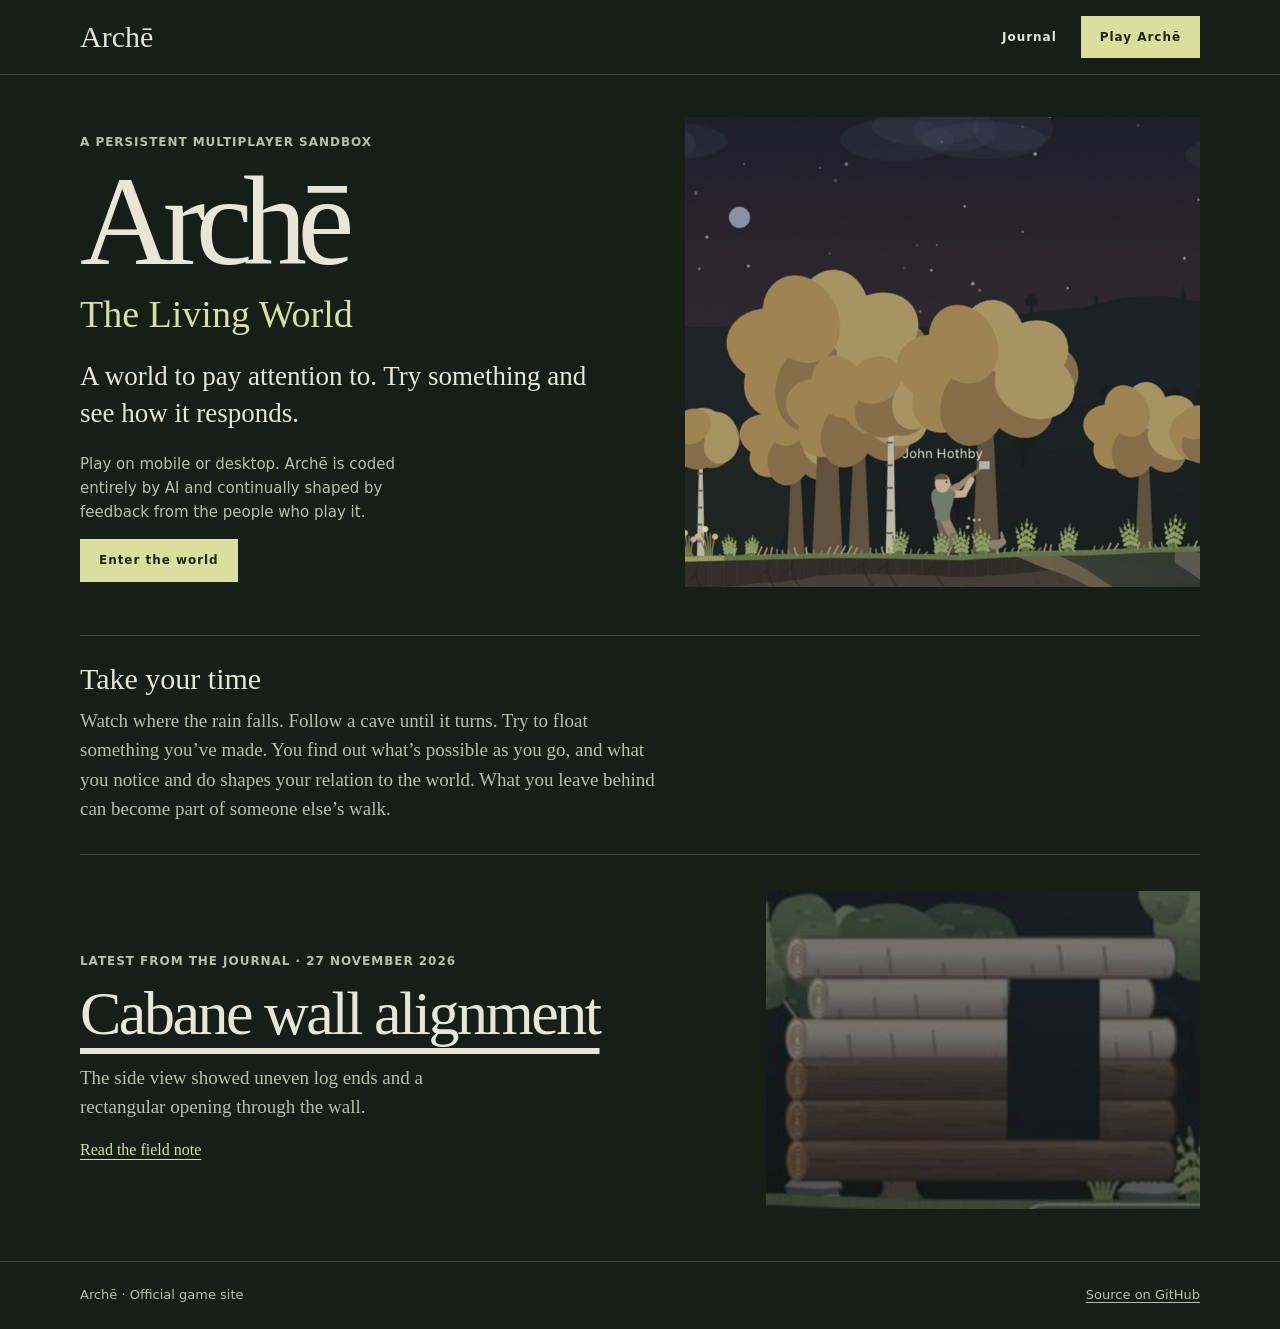
<file: website/index.html>
<!doctype html>
<html lang="en">
<head>
  <meta charset="utf-8">
  <meta name="viewport" content="width=device-width, initial-scale=1">
  <meta name="description" content="Observe a living world, try things, and discover your place in it. Archē is a persistent multiplayer sandbox for mobile and desktop.">
  <title>Archē — The Living World</title>
  <link rel="stylesheet" href="style.css">
</head>
<body>
  <header><div class="shell nav">
    <a class="brand" href="./">Archē</a>
    <nav aria-label="Main"><a href="journal.html">Journal</a><a class="button" href="../">Play Archē</a></nav>
  </div></header>
  <main class="shell">
    <section class="hero" aria-labelledby="game-title">
      <div>
        <p class="kicker">A persistent multiplayer sandbox</p>
        <h1 id="game-title">Archē</h1>
        <p class="subtitle">The Living World</p>
        <p class="lede">A world to pay attention to. Try something and see how it responds.</p>
        <p class="detail">Play on mobile or desktop. Archē is coded entirely by AI and continually shaped by feedback from the people who play it.</p>
        <a class="button" href="../">Enter the world</a>
      </div>
      <figure><img src="assets/forest.jpg" width="710" height="750" alt="Gathering wood at dusk in Archē"></figure>
    </section>
    <section class="philosophy" aria-labelledby="philosophy-title">
      <h2 id="philosophy-title">Take your time</h2>
      <p>Watch where the rain falls. Follow a cave until it turns. Try to float something you’ve made. You find out what’s possible as you go, and what you notice and do shapes your relation to the world. What you leave behind can become part of someone else’s walk.</p>
    </section>
    <section class="feature" aria-labelledby="latest-title">
      <div>
        <p class="kicker">Latest from the journal · 27 November 2026</p>
        <h2 id="latest-title"><a href="journal.html#cabane-wall-alignment">Cabane wall alignment</a></h2>
        <p>The side view showed uneven log ends and a rectangular opening through the wall.</p>
        <a class="read" href="journal.html#cabane-wall-alignment">Read the field note</a>
      </div>
      <a href="journal.html#cabane-wall-alignment" aria-label="Read Cabane wall alignment"><img src="assets/cabane-wall-alignment.jpg" width="273" height="200" alt="A log cabane with uneven course lengths and a doorway cut through its visible side wall"></a>
    </section>
    <script>
    (async()=>{
      try {
        const response=await fetch('journal.html',{cache:'no-cache'});
        if(!response.ok)return;
        const doc=new DOMParser().parseFromString(await response.text(),'text/html');
        const note=doc.querySelector('article.field-note[id]');
        const feature=document.querySelector('section.feature');
        const heading=note?.querySelector('h2');
        if(!note||!feature||!heading)return;
        const href='journal.html#'+encodeURIComponent(note.id);
        const date=note.querySelector('time')?.textContent.split('·')[0].trim();
        feature.querySelector('.kicker').textContent='Latest from the journal'+(date?' · '+date:'');
        const title=feature.querySelector('h2 a');
        title.textContent=heading.textContent;title.href=href;
        feature.querySelector('div > p:not(.kicker)').textContent=note.querySelector('figcaption, p')?.textContent||'';
        feature.querySelector('.read').href=href;
        const imageLink=feature.querySelector(':scope > a');
        const img=note.querySelector('img');
        if(imageLink){
          imageLink.href=href;imageLink.setAttribute('aria-label','Read '+heading.textContent);
          if(img){imageLink.replaceChildren(img.cloneNode(true));imageLink.hidden=false;}
          else imageLink.hidden=true;
        }
      } catch(error){console.warn('Journal preview unavailable',error);}
    })();
    </script>
  </main>
  <footer><div class="shell footer-inner"><span>Archē · Official game site</span><a href="https://github.com/jeandegerson/arche">Source on GitHub</a></div></footer>
</body>
</html>
</file>
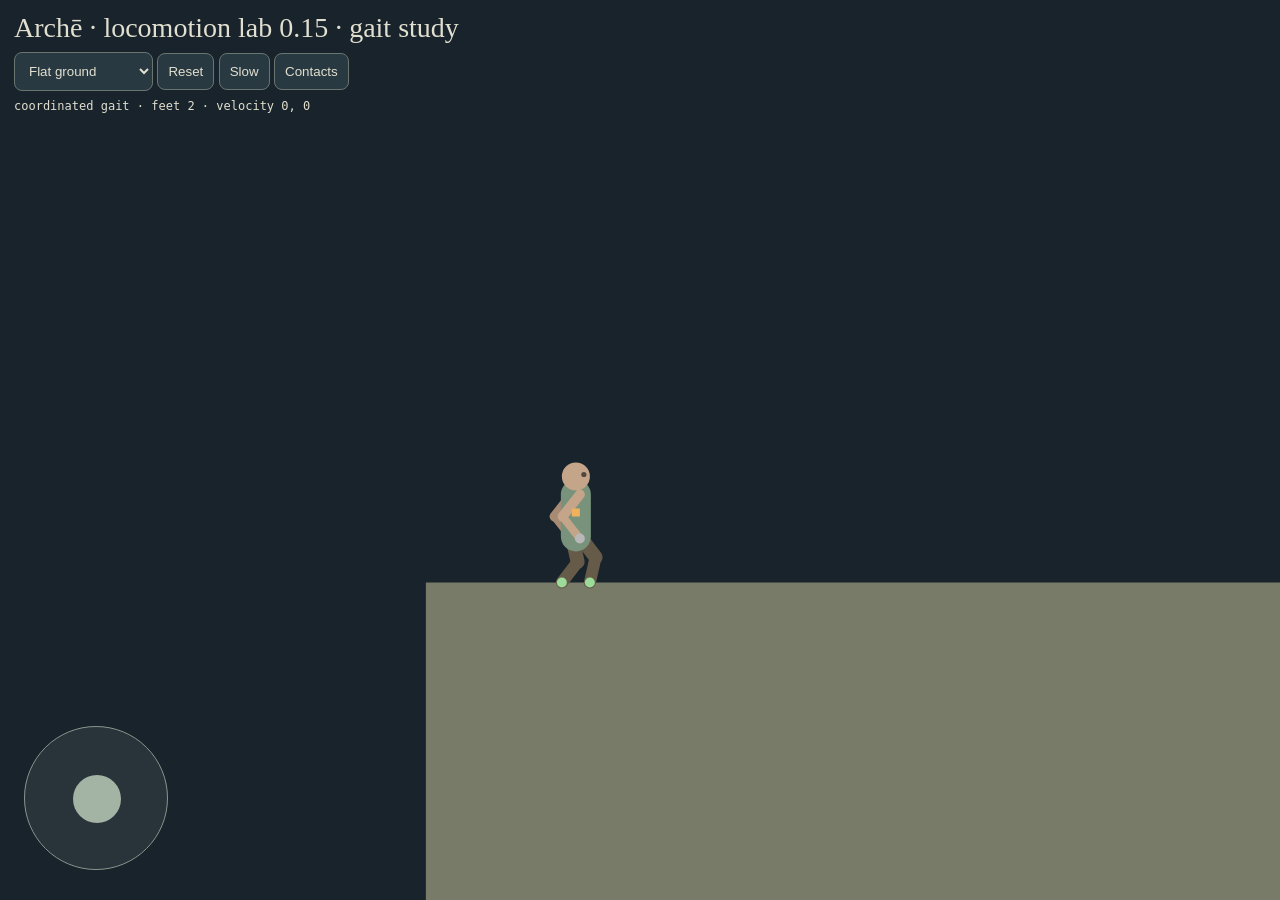
<file: gait.html>
<!doctype html><html><meta name="viewport" content="width=device-width,initial-scale=1,user-scalable=no"><title>Archē — Locomotion laboratory</title><style>*{box-sizing:border-box}body{margin:0;background:#18232b;color:#e1dfcf;font:14px system-ui;touch-action:none}canvas{width:100%;height:100dvh;display:block}header{position:absolute;top:12px;left:14px;right:14px}h1{font:28px Georgia;margin:0 0 8px}button,select{background:#293941;color:inherit;border:1px solid #68766f;border-radius:8px;padding:10px}#pad{position:absolute;bottom:30px;left:24px;width:144px;height:144px;border:1px solid #89958c;border-radius:50%;background:#ffffff12;touch-action:none}#knob{position:absolute;left:48px;top:48px;width:48px;height:48px;border-radius:50%;background:#a3b3a4}#jump{position:absolute;bottom:50px;right:25px}#info{margin-top:8px;font:12px monospace}</style><canvas></canvas><header><h1>Archē · locomotion lab 0.15 · gait study</h1><select id="scene"><option>Flat ground</option><option>Gradual slope</option><option>Irregular steps</option><option>Concave terrain</option><option>Vertical face</option><option>Uneven descent</option></select> <button id="reset">Reset</button> <button id="slow">Slow</button> <button id="debug">Contacts</button><div id="info"></div></header><div id="pad"><div id="knob"></div></div><button id="jump" hidden>Jump</button><script>
const C=document.querySelector('canvas'),ctx=C.getContext('2d'),scene=document.querySelector('#scene'),info=document.querySelector('#info');let W,H,scale=1,cam=0,slow=false,debug=true,input={x:0,y:0},jump=false;const clamp=(v,a,b)=>Math.max(a,Math.min(b,v)),mix=(a,b,t)=>a+(b-a)*t,dist=(a,b)=>Math.hypot(a.x-b.x,a.y-b.y);
const profiles=[[[0,0],[1000,0]],[[0,0],[150,0],[450,-140],[1000,-140]],[[0,0],[150,0],[150,-12],[200,-12],[200,-30],[250,-30],[250,-48],[300,-48],[300,-70],[1000,-70]],[[0,-50],[130,-50],[220,0],[270,25],[350,-75],[430,-90],[1000,-90]],[[0,0],[210,0],[210,-150],[1000,-150]],[[0,-100],[150,-100],[220,-60],[260,-60],[310,-15],[350,-30],[430,0],[1000,0]]];let edges,b,limbs,clock=0;function reset(){edges=profiles[scene.selectedIndex].slice(1).map((p,i)=>{let a=profiles[scene.selectedIndex][i],dx=p[0]-a[0],dy=p[1]-a[1],l=Math.hypot(dx,dy);return {a:{x:a[0],y:a[1]},b:{x:p[0],y:p[1]},dx,dy,l,nx:dy/l,ny:-dx/l}});let y=profiles[scene.selectedIndex][0][1];b={x:75,y:y-39,vx:0,vy:0,lean:0,facing:1};limbs=[0,1,2,3].map((i)=>({hand:i>1,p:{x:75+(i%2?7:-7),y:i>1?y-25:y},state:i>1?'free':'plant',t:0}));}function root(l){return {x:b.x+(l.hand?Math.sin(b.lean)*12:0)+(limbs.indexOf(l)%2?2:-2),y:b.y+(l.hand?-9:12)}}function nearest(p,e){let t=clamp(((p.x-e.a.x)*e.dx+(p.y-e.a.y)*e.dy)/(e.l*e.l),0,1);return{x:e.a.x+e.dx*t,y:e.a.y+e.dy*t,e}}function candidates(r,l,dir){let out=[];for(let e of edges){for(let t=0;t<=1;t+=1/Math.max(1,Math.ceil(e.l/5))){let p={x:e.a.x+e.dx*t,y:e.a.y+e.dy*t,e};if(dist(r,p)>(l.hand?27:26)||(!l.hand&&e.ny>-.35))continue;if(l.hand&&p.y>r.y+13)continue;out.push(p)}}return out.sort((a,c)=>score(c)-score(a));function score(p){return (p.x-r.x)*dir*.8+(l.hand?(r.y-p.y)*.6:-(Math.abs(p.y-r.y-19))*.6)-dist(r,p)*.1}}
function ground(x){let ys=edges.filter(e=>e.dx>0&&x>=e.a.x&&x<=e.b.x).map(e=>e.a.y+(x-e.a.x)*e.dy/e.dx);return ys.length?Math.min(...ys):null}
function tick(dt){let dir=Math.abs(input.x)>.12?Math.sign(input.x):b.facing||1;let active=Math.abs(input.x)>.12;b.facing=dir;let speed=active?input.x*30:0;let next=ground(b.x+dir*12),here=ground(b.x);if(next===null||here===null||next<here-27)speed=0;b.vx=mix(b.vx,speed,Math.min(1,dt*12));let nx=clamp(b.x+b.vx*dt,15,985);if(ground(nx)<here-27){nx=b.x;b.vx=0}b.x=nx;let feet=limbs.slice(0,2);let moving=Math.abs(b.vx)>1;let swing=feet.find(l=>l.state==='reach');if(!moving){b.stepClock=0}else{const period=clamp(13/Math.max(8,Math.abs(b.vx)),.32,.85);b.stepClock=(b.stepClock??period)+dt;if(!swing&&b.stepClock>=period){let l=feet[b.nextFoot??0];let x=clamp(b.x+dir*(Math.abs(b.vx)*period*.65+5),1,999),y=ground(x);if(y!==null&&Math.abs(y-here)<27){l.from={...l.p};l.to={x,y};l.t=0;l.state='reach';swing=l;b.nextFoot=1-(b.nextFoot??0);b.stepClock-=period;l.duration=period*.82;}}}if(swing){swing.t=clamp(swing.t+dt/(swing.duration||.25),0,1);let t=swing.t,u=t*t*(3-2*t);swing.p={x:mix(swing.from.x,swing.to.x,u),y:mix(swing.from.y,swing.to.y,u)-Math.sin(Math.PI*t)*6};let floor=ground(swing.p.x);if(floor!==null)swing.p.y=Math.min(swing.p.y,floor);if(t===1)swing.state='plant'}let samples=[ground(b.x-8),ground(b.x),ground(b.x+8)].filter(y=>y!==null);let base=samples.reduce((a,y)=>a+y,0)/samples.length;let target=base-35;let old=b.y;b.y=mix(b.y,target,Math.min(1,dt*12));b.vy=(b.y-old)/dt;b.lean=mix(b.lean,active?dir*.12:0,dt*8);let cadence=clamp(13/Math.max(8,Math.abs(b.vx)),.32,.85);let amp=clamp(Math.abs(b.vx)/30,0,1);b.armPhase=(b.armPhase||0)+dt*Math.PI/cadence*amp;if(swing){let leg=feet.indexOf(swing);let desired=leg*Math.PI+swing.t*Math.PI*.82;let error=Math.atan2(Math.sin(desired-b.armPhase),Math.cos(desired-b.armPhase));b.armPhase+=error*Math.min(1,dt*9)}let grade=next===null||here===null?0:clamp(Math.abs(next-here)/20,0,1);b.armAmp=mix(b.armAmp||0,amp,dt*7);b.armTime=(b.armTime||0)+dt; b.armGrade=mix(b.armGrade||0,grade,dt*5);for(let l of limbs.slice(2)){let rr=root(l),i=limbs.indexOf(l)-2,t=b.armTime,phase=b.armPhase+i*Math.PI+.12*Math.sin(t*1.7+i*2),wave=Math.cos(phase)+.13*Math.sin(2*phase+.7),variation=1+.16*Math.sin(t*1.3+i*2.1)+.08*Math.sin(t*2.9+i);let swingX=-wave*dir*(8+b.armGrade*5)*b.armAmp*variation;let tx=rr.x+swingX+dir*b.armGrade*4*b.armAmp,ty=rr.y+22-(Math.max(0,-wave)*5+Math.abs(wave)*2+b.armGrade*4)*b.armAmp;l.state='free';l.p={x:mix(l.p.x,tx,Math.min(1,dt*15)),y:mix(l.p.y,ty,Math.min(1,dt*15))}}jump=false;info.textContent='coordinated gait · feet '+feet.filter(l=>l.state==='plant').length+' · velocity '+b.vx.toFixed(0)+', '+b.vy.toFixed(0)}
function line(a,z,w,color){ctx.strokeStyle=color;ctx.lineWidth=w;ctx.lineCap='round';ctx.beginPath();ctx.moveTo(a.x,a.y);ctx.lineTo(z.x,z.y);ctx.stroke()}function draw(){ctx.setTransform(devicePixelRatio,0,0,devicePixelRatio,0,0);ctx.fillStyle='#18232b';ctx.fillRect(0,0,W,H);scale=Math.min(2,W/240);cam=mix(cam,b.x-W/scale*.45,.12);ctx.save();ctx.translate(-cam*scale,H*.62-b.y*scale*.35);ctx.scale(scale,scale);ctx.fillStyle='#777b68';ctx.beginPath();ctx.moveTo(edges[0].a.x,edges[0].a.y);edges.forEach(e=>ctx.lineTo(e.b.x,e.b.y));ctx.lineTo(1000,500);ctx.lineTo(0,500);ctx.fill();let hip={x:b.x,y:b.y+12},sh={x:b.x+Math.sin(b.lean)*12,y:b.y-9};function drawLimb(l){let r=root(l),p=l.p,dx=p.x-r.x,dy=p.y-r.y,d=Math.max(.01,Math.hypot(dx,dy)),L=l.hand?14:13,dd=Math.min(2*L-.01,d),h=Math.sqrt(L*L-dd*dd/4),u=dx/d,v=dy/d,sign=l.hand?b.facing:-b.facing,k={x:r.x+u*dd/2-v*h*sign,y:r.y+v*dd/2+u*h*sign},z={x:r.x+u*dd,y:r.y+v*dd};line(r,k,l.hand?5:7,l.hand?(l===limbs[2]?'#a88b73':'#c5a58a'):'#655b48');line(k,z,l.hand?4:6,l.hand?(l===limbs[2]?'#a88b73':'#c5a58a'):'#655b48');if(debug){ctx.fillStyle=l.state==='plant'?'#9cdb9a':l.state==='reach'?'#eac47d':'#b8b8b8';ctx.beginPath();ctx.arc(p.x,p.y,2.5,0,7);ctx.fill()}}drawLimb(limbs[2]);drawLimb(limbs[0]);drawLimb(limbs[1]);line(hip,sh,15,'#78927b');drawLimb(limbs[3]);ctx.fillStyle='#c5a58a';ctx.beginPath();ctx.arc(sh.x,sh.y-9,7,0,7);ctx.fill();ctx.fillStyle='#51473c';ctx.beginPath();ctx.arc(sh.x+b.facing*4,sh.y-10,1.3,0,7);ctx.fill();if(debug){ctx.fillStyle='#efb15e';ctx.fillRect(b.x-2,b.y-2,4,4)}ctx.restore()}function resize(){W=innerWidth;H=innerHeight;C.width=W*devicePixelRatio;C.height=H*devicePixelRatio}onresize=resize;resize();reset();scene.onchange=reset;document.querySelector('#reset').onclick=reset;document.querySelector('#slow').onclick=()=>slow=!slow;document.querySelector('#debug').onclick=()=>debug=!debug;document.querySelector('#jump').onclick=()=>jump=true;let pad=document.querySelector('#pad'),knob=document.querySelector('#knob');function move(e){let r=pad.getBoundingClientRect();input.x=clamp((e.clientX-r.left-72)/48,-1,1);input.y=clamp((e.clientY-r.top-72)/48,-1,1);knob.style.transform='translate('+input.x*44+'px,'+input.y*44+'px)'}pad.onpointerdown=e=>{pad.setPointerCapture(e.pointerId);move(e)};pad.onpointermove=e=>{if(pad.hasPointerCapture(e.pointerId))move(e)};pad.onpointerup=pad.onpointercancel=()=>{input={x:0,y:0};knob.style.transform='none'};let last=performance.now(),acc=0;function frame(t){acc+=Math.min(.05,(t-last)/1000)*(slow?.25:1);last=t;while(acc>=1/120){tick(1/120);acc-=1/120}draw();requestAnimationFrame(frame)}requestAnimationFrame(frame);
</script></html>
</file>
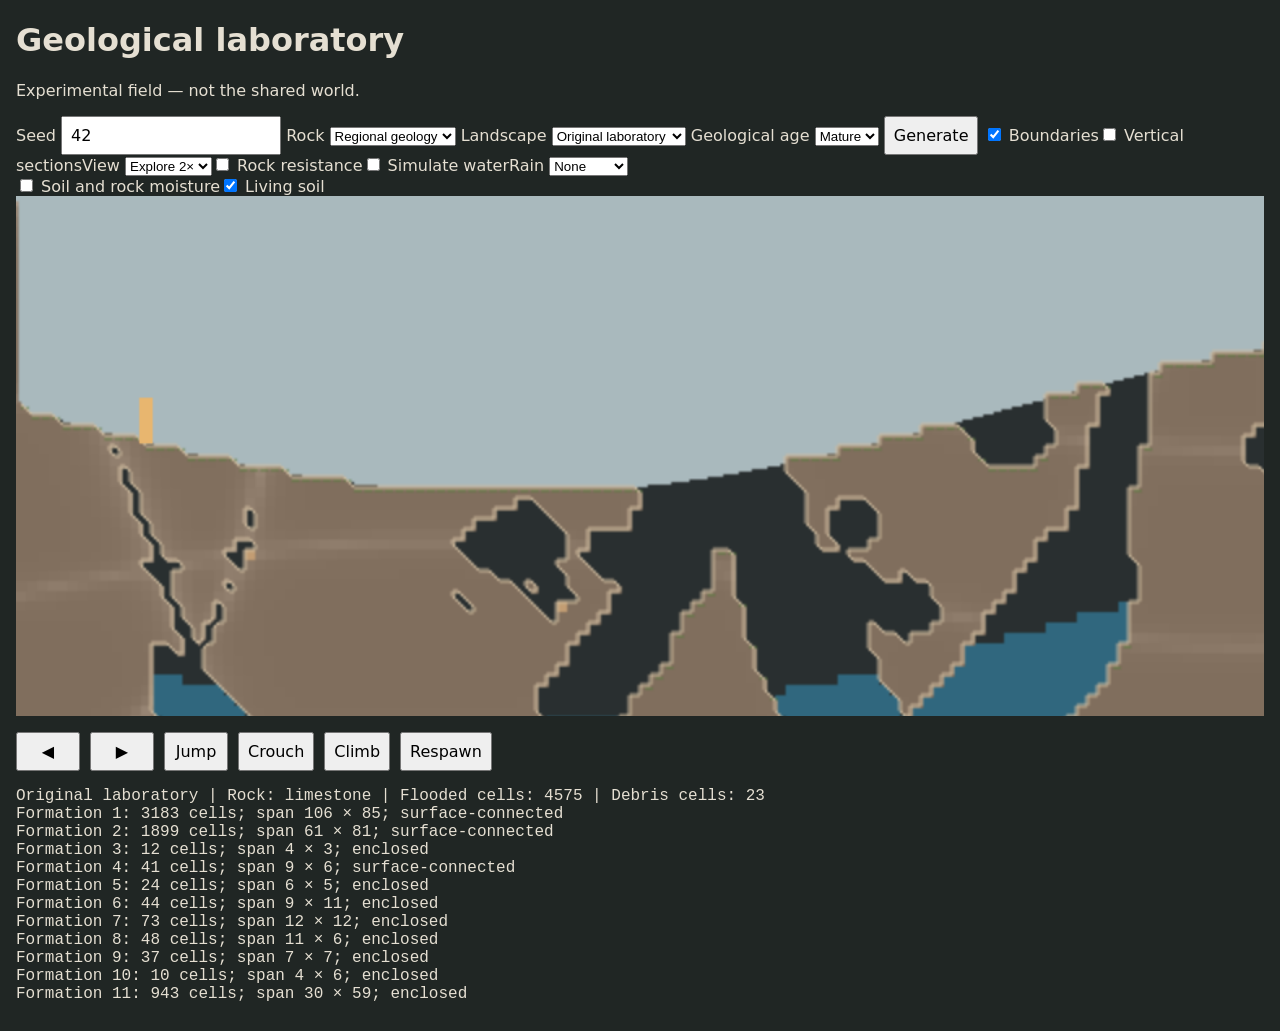
<file: geology-lab.html>
<!doctype html><html><meta name="viewport" content="width=device-width,initial-scale=1"><title>Archē geological laboratory</title><style>body{background:#202624;color:#e5dfd2;font:16px system-ui;margin:16px}canvas{width:100%;min-height:160px;height:auto;image-rendering:auto;background:#a9b9bd}input,button{font:inherit;padding:8px}pre{white-space:pre-wrap}</style><h1>Geological laboratory</h1><p>Experimental field — not the shared world.</p><label>Seed <input id="seed" type="number" value="42"></label> <label>Rock <select id="regime"><option value="auto" selected>Regional geology</option><option value="limestone">Limestone</option><option value="sandstone">Sandstone</option><option value="fractured">Fractured rock</option></select></label> <label>Landscape <select id="region"><option value="lab">Original laboratory</option><option value="6250">island (6250)</option><option value="16250">coast (16250)</option><option value="21250">marsh (21250)</option><option value="26750">meadow (26750)</option><option value="31000">woodland (31000)</option><option value="41000">conifer (41000)</option><option value="51000">alpine (51000)</option><option value="74750">steppe (74750)</option><option value="79750">arid (79750)</option><option value="84750">dunes (84750)</option><option value="88500">oasis (88500)</option><option value="98250">sandstone (98250)</option></select></label> <label>Geological age <select id="maturity"><option value="1">Young</option><option value="2" selected>Mature</option><option value="4">Old</option></select></label> <button id="run">Generate</button> <label><input type="checkbox" id="edges" checked> Boundaries</label><label><input type="checkbox" id="sections"> Vertical sections</label><label>View <select id="zoom"><option value="1">Overview</option><option value="2" selected>Explore 2×</option><option value="3">Explore 3×</option></select></label><label><input type="checkbox" id="strength"> Rock resistance</label><label><input type="checkbox" id="flowing"> Simulate water</label><label>Rain <select id="rain"><option value="0">None</option><option value="1">Moderate</option><option value="3">Heavy</option></select></label><div id="budget"></div><label><input type="checkbox" id="moisture"> Soil and rock moisture</label><label><input type="checkbox" id="ecology" checked> Living soil</label><canvas id="view" width="960" height="400"></canvas><div style="display:flex;flex-wrap:wrap;gap:10px;touch-action:none;margin:12px 0"><button id="left">◀</button><button id="right">▶</button><button id="jump">Jump</button><button id="crouch">Crouch</button><button id="climb">Climb</button><button id="reset">Respawn</button></div><pre id="stats"></pre><script>(function (root) {
  'use strict';

  // Distances reflect travel time. Elevations are in the game's physics units.
  const shore = 14400;
  const mainlandLength = 53760;
  const originalWidth = shore + mainlandLength;
  const width = originalWidth + 27000;
  const shelf = 610;
  const clamp = (x, min, max) => Math.max(min, Math.min(max, x));
  const smooth = x => x*x*(3-2*x);
  const mix = (a,b,t) => a+(b-a)*t;
  const colors = {
    sea:'#5d6863', island:'#e4c689', coast:'#ddbd7f', marsh:'#8c793e',
    woodland:'#637a41', meadow:'#a4a259', conifer:'#415e52', alpine:'#c4d2d0', steppe:'#b18d51',
    salt:'#b7a58a', arid:'#bda174', dunes:'#dfbc80', sandstone:'#b98660', oasis:'#a6ad73'
  };
  const bands = [
    [0, 594], [.035, 579], [.073, 604], [.11, 600], [.145, 575],
    [.18, 562], [.22, 579], [.27, 550], [.32, 567], [.36, 547], [.42, 522], [.48, 493],
    [.53, 409], [.595, 153], [.625, -116], [.651, -590], [.681, -140],
    [.718, -402], [.75, 146], [.79, 369], [.848, 475], [.864, 559], [.905, 591], [.935, 571], [1, 508]
  ];

  // Regional relief fades between dunes, hummocks, forested ridges and terraces.
  const reliefBands = [
    [0, 12, 340], [.035, 23, 390], [.055, 13, 340], [.13, 20, 410],
    [.17, 35, 760], [.36, 46, 880], [.50, 52, 820], [.61, 49, 690],
    [.73, 57, 850], [.82, 43, 780], [.88, 28, 620], [.905, 9, 560],
    [.927, 23, 640], [.96, 48, 780], [1, 49, 820]
  ];

  function createArcheWorld(seed = 20261125) {
    function random(i, salt) {
      let h = seed ^ Math.imul(i,0x27d4eb2d) ^ Math.imul(salt,0x85ebca77);
      h = Math.imul(h^(h>>>16),0x7feb352d);
      return ((h^(h>>>15))>>>0)/4294967296;
    }
    function noise(x, wavelength, salt) {
      const a=Math.floor(x/wavelength), t=x/wavelength-a;
      return mix(2*random(a,salt)-1,2*random(a+1,salt)-1,smooth(t));
    }
    function localRelief(x,t) {
      let i=0;
      while(i<reliefBands.length-2&&t>reliefBands[i+1][0])i++;
      const [start,a,periodA]=reliefBands[i],[end,b,periodB]=reliefBands[i+1];
      const blend=smooth((t-start)/(end-start));
      function shape(amplitude,period) {
        const warped=x+noise(x,period*2.5,15)*period*.38;
        const mass=noise(warped,period,16);
        const shoulders=noise(warped,period*.43,17);
        const ledges=noise(x,period*.22,18)*(Math.abs(mass)*.23+.06);
        return amplitude*(mass*.8+shoulders*.33+ledges);
      }
      return mix(shape(a,periodA),shape(b,periodB),blend);
    }
    function baseSample(x) {
      if(x>originalWidth){const d=x-originalWidth, u=d/27000, edge=baseSample(originalWidth).surface;const blend=smooth(clamp(d/1800,0,1));const dune=Math.pow(.5+.5*Math.sin(d/310+noise(d,2400,31)*2),1.7);const mountain=smooth(clamp((u-.72)/.22,0,1));let surface=mix(edge,565+noise(d,1900,32)*38-95*dune*smooth(clamp((u-.15)/.15,0,1))-mountain*(160+noise(d,1200,33)*95),blend);let biome=u<.08?'steppe':u<.26?'arid':u<.76?'dunes':'sandstone',water=null;for(const center of [11200,18100]){const a=Math.abs(d-center)/520;if(a<1){const basin=smooth(1-a);surface=mix(surface,625,basin);biome='oasis';if(surface>590)water=590;}}return {surface,biome,water};}
      const t=clamp((x-shore)/mainlandLength,0,1);
      let surface,biome,water=null;
      if(x<shore){
        const islandX=(x-shore*.48)/(shore*.109);
        const island=Math.abs(islandX)<1?Math.cos(islandX*Math.PI/2)**2:0;
        const seabed=675+noise(x,480,1)*9;
        surface=mix(seabed,505+noise(x,220,2)*7+noise(x,170,19)*8,island);
        surface=mix(surface,594,smooth(clamp((x-shore+620)/620,0,1)));
        const shoreHeight=surface-shelf;
        surface-=island*Math.sign(shoreHeight)*27*(1-Math.exp(-Math.abs(shoreHeight)/45));
        if(surface>shelf){
          water=shelf;
          // Keep the beaches shallow and drop into a deeper offshore basin.
          const offshore=smooth(clamp((surface-shelf-14)/49,0,1));
          surface+=offshore*(514+noise(x,1070,20)*64);
        }
        biome=water!==null?'sea':island>0?'island':'coast';
      }else{
        let i=0;
        while(i<bands.length-2&&t>bands[i+1][0])i++;
        const [start,a]=bands[i],[end,b]=bands[i+1];
        const base=mix(a,b,smooth((t-start)/(end-start)));
        const relief=clamp((544-base)/350,0,1);
        const detail=smooth(clamp((x-shore)/350,0,1));
        const terraces=t>.83?7*Math.tanh(noise(x,1450,8)*3):0;
        surface=base+detail*(noise(x,1260,3)*(11+relief*49)
          +noise(x,370,4)*(3+relief*13)+noise(x,130,5)*(1+relief*5)+terraces);
        surface+=detail*localRelief(x,t);
        // The western conifer slope is one long graded climb into the snowline.
        const uphill=smooth(clamp((t-.437)/.031,0,1))*(1-smooth(clamp((t-.595)/.018,0,1)));
        const grade=508-(t-.468)*(355/.127);
        surface=mix(surface,grade,uphill);
        if(t<.045){
          const fade=detail*smooth(clamp((.045-t)/.007,0,1));
          surface-=fade*43*(.5+.5*noise(x,220,24))**1.5;
          biome='coast';
        }
        else if(t<.145){
          biome='marsh';
          if(surface>598)water=598;
        }else if(t>.86){
          biome='steppe';
          const lake=Math.abs((t-.911)/.045);
          if(lake<1){
            surface+=210*Math.cos(lake*Math.PI/2)**2;
            if(surface>592){water=592;biome='salt'}
          }
        }else if(t>=.595&&surface<(t<.625?153:314))biome='alpine';
        else if(surface<508)biome='conifer';
        else biome=noise(x,2150,9)>.21?'meadow':'woodland';
      }
      return {surface,biome,water};
    }

    // Site a basin within each biome. Its rim blends back into the same height field.
    const lakeSites=[
      ['marsh',shore+mainlandLength*.105,485,87],
      ['woodland',shore+mainlandLength*.32,475,92],
      ['meadow',shore+mainlandLength*.25,465,83],
      ['conifer',shore+mainlandLength*.788,490,95],
      ['alpine',shore+mainlandLength*.68,515,102],
      ['steppe',shore+mainlandLength*.962,495,86]
    ];
    const lakes=[];
    for(const [biome,target,radius,depth] of lakeSites){
      let best=null;
      for(let x=radius+24;x+radius<originalWidth;x+=48){
        if(biome==='coast'&&x<shore+600)continue;
        if(biome==='conifer'&&x<shore+mainlandLength*.755)continue;
        const center=baseSample(x),left=baseSample(x-radius),right=baseSample(x+radius);
        if(center.biome!==biome||left.biome!==biome||right.biome!==biome)continue;
        if([-radius/2,radius/2].some(offset=>baseSample(x+offset).biome!==biome))continue;
        const score=Math.abs(x-target)*.018+Math.abs(left.surface-right.surface)*3
          +Math.abs((left.surface+right.surface)/2-center.surface)*2;
        if(best&&score>=best.score)continue;
        best={biome,x,radius,depth,level:Math.max(left.surface,right.surface)+3,score};
      }
      if(best)lakes.push(best);
    }
    function legacySample(x){
      let {surface,biome,water}=baseSample(x);
      let frozen=false,iceBed=null;
      const lake=lakes.find(basin=>Math.abs(x-basin.x)<basin.radius);
      if(lake){
        const u=Math.abs(x-lake.x)/lake.radius;
        const bed=lake.level+lake.depth-(lake.depth+5)*smooth(clamp(u/.78,0,1));
        surface=mix(bed,surface,smooth(clamp((u-.34)/.66,0,1)));
        biome=lake.biome;
        water=surface>lake.level?lake.level:null;
        if(biome==='alpine'&&water!==null){
          frozen=true;
          iceBed=water+(surface-water)*2.65;
          surface=water;
          water=null;
        }
      }
      const wet=water!==null;
      // Eastern rain-shadow forest: retain the original relief and lake basins.
      const easternForest=x>=56600&&x<61700;
      const easternGrove=x>=65400&&x<68160;
      if(!wet&&!frozen&&((easternForest&&['woodland','steppe'].includes(biome))||(easternGrove&&biome==='steppe'&&noise(x,1400,61)>.15+(x-65400)/2760*.85)))biome='conifer';
      const canopy=noise(x,980,6);
      const cover=wet||frozen?0:({
        coast:.14,island:.42,marsh:.57,meadow:.54,woodland:.68+canopy*.24,
        conifer:.69+canopy*.22,alpine:.08,steppe:.16,salt:.05,arid:.035,dunes:0,sandstone:.015,oasis:.48
      }[biome]??0);
      return {surface,water,wet,frozen,iceBed,biome,cover,color:colors[biome]};
    }
    const insertion=59000, extension=5000;
    function expandedSample(x){
      if(x<=insertion)return legacySample(x);
      if(x>=insertion+extension)return legacySample(x-extension);
      const d=x-insertion,u=d/extension,edge=legacySample(insertion).surface;
      const envelope=Math.sin(Math.PI*u)**2;
      const surface=edge+envelope*(-35+noise(d,1100,81)*48+noise(d,290,82)*13);
      return {surface,water:null,wet:false,frozen:false,biome:'conifer',cover:.69+noise(x,980,6)*.22,color:colors.conifer};
    }
    // A long eastern descent comparable to the western conifer slope.
    function easternDelta(x){
      if(x<=55000||x>=66500)return 0;
      const u=clamp((x-56000)/10000,0,1);
      const grade=153+u*410+noise(x,1250,91)*12+noise(x,420,92)*4;
      const weight=smooth(clamp((x-55000)/1000,0,1))*smooth(clamp((66500-x)/1000,0,1));
      const lake=lakes.find(l=>l.biome==='conifer'&&Math.abs(x-l.x)<l.radius+180);
      const reference=lake?lake.x:x;
      const baseline=lake?expandedSample(reference+lake.radius+30).surface:expandedSample(x).surface;
      const target=lake?153+clamp((reference-56000)/10000,0,1)*410:grade;
      const ordinary=grade-expandedSample(x).surface;
      const blend=lake?smooth(clamp((lake.radius+180-Math.abs(x-lake.x))/180,0,1)):0;
      return weight*mix(ordinary,target-baseline,blend);
    }
    function regionalSample(x){
      const q=expandedSample(x),delta=easternDelta(x);
      if(!delta)return q;
      const surface=q.surface+delta,water=q.water===null?null:q.water+delta;
      const biome=!q.wet&&!q.frozen&&x>=56000&&x<65500?'conifer':q.biome;
      return {...q,surface,water,biome,color:colors[biome],cover:biome==='conifer'&&!q.wet&&!q.frozen?.69+noise(x,980,6)*.22:q.cover};
    }
    // Seeded landforms: irregularly spaced, compact, smoothly joined to regional relief.
    const landformProfiles={island:[.65,.55],coast:[.65,.45],marsh:[.25,.25],woodland:[1,.85],meadow:[.75,.5],conifer:[1.2,1],alpine:[1.4,1.2],steppe:[.9,.8],arid:[1,.9],dunes:[.85,.3],sandstone:[1.5,1.3],oasis:[.3,.2],salt:[.15,.1],sea:[0,0]};
    const localSpacing=310;
    const smoothstep=(a,b,v)=>smooth(clamp((v-a)/(b-a),0,1));
    function localForm(x){
      const index=Math.floor(x/localSpacing);
      let offset=0;
      for(let i=index-2;i<=index+2;i++){
        const center=(i+.18+.64*random(i,101))*localSpacing;
        const radius=45+random(i,102)*170;
        const u=(x-center)/radius;
        if(Math.abs(u)>=1)continue;
        const q=regionalSample(center),p=landformProfiles[q.biome]||[0,0];
        if(q.wet||q.frozen)continue;
        const activity=smoothstep(-.4,.65,noise(center,1700,103));
        if(random(i,104)>.25+.65*activity)continue;
        const strength=(14+random(i,105)*48)*p[0]*(.4+.6*activity);
        const type=random(i,106),envelope=(1-u*u)**2;
        let shape;
        if(type<.25)shape=-envelope; // rounded hill
        else if(type<.48)shape=envelope*(.7+.3*Math.cos(u*4)); // hollow
        else if(type<.68)shape=envelope*Math.tanh(u*5)*p[1]; // bank
        else if(type<.84)shape=envelope*smoothstep(.05,.7,1-Math.abs(u))*p[1]; // gully
        else shape=-envelope*(.65+.35*Math.tanh((u+.2)*6))*p[1]; // asymmetric outcrop
        offset+=strength*shape;
      }
      const activity=smoothstep(-.45,.65,noise(x,1350,107));
      const p=landformProfiles[regionalSample(x).biome]||[0,0];
      offset+=p[0]*activity*(noise(x,95,108)*5+noise(x,38,109)*1.8);
      return clamp(offset,-85,85);
    }
    // Protect all water margins and the starting area. Interpolate a cached mask
    // so landforms fade before shorelines instead of creating vertical banks.
    const maskStep=24,mask=[];
    for(let x=0;x<=width+extension+maskStep;x+=maskStep){
      const q=regionalSample(x);
      mask.push(q.wet||q.frozen||Math.abs(x-(shore+264))<150?0:1);
    }
    const wetDistance=mask.map((v,i)=>{if(!v)return 0;for(let d=1;d<=9;d++)if(mask[i-d]===0||mask[i+d]===0)return smooth((d-1)/9);return 1});
    function landSample(x){
      const q=regionalSample(x);
      if(q.wet||q.frozen)return q;
      const t=clamp(x/maskStep,0,wetDistance.length-1),i=Math.floor(t);
      const weight=mix(wetDistance[i],wetDistance[Math.min(i+1,wetDistance.length-1)],t-i);
      let surface=q.surface+localForm(x)*weight;
      // Level benches and clearings, with broad shoulders and no water overlap.
      const cell=Math.floor(x/650);
      for(let k=cell-1;k<=cell+1;k++){
        const center=(k+.25+.5*random(k,121))*650;
        const h=regionalSample(center);
        const chance={island:.55,coast:.65,marsh:.85,woodland:.65,meadow:.85,conifer:.55,alpine:.22,steppe:.8,arid:.65,dunes:.22,sandstone:.3,oasis:.35,salt:.6}[h.biome]||0;
        if(h.wet||h.frozen||random(k,122)>chance)continue;
        const half=55+random(k,123)*100,shoulder=65+random(k,124)*65;
        const distance=Math.abs(x-center);
        if(distance>=half+shoulder)continue;
        const left=regionalSample(center-half-shoulder),right=regionalSample(center+half+shoulder);
        if(left.wet||right.wet||left.frozen||right.frozen||left.biome!==h.biome||right.biome!==h.biome)continue;
        const blend=(1-smoothstep(half,half+shoulder,distance))*weight;
        surface=mix(surface,h.surface,blend);
      }
      return {...q,surface};
    }
    const rivers=[];
    for(const [target,biome,radius,depth] of [[26000,'woodland',145,38],[34000,'meadow',190,52],[41000,'conifer',110,32],[61000,'conifer',165,45],[69000,'steppe',205,50]]){
      let best=null;
      for(let x=target-2200;x<=target+2200;x+=48){
        const a=landSample(x-radius-100),c=landSample(x),z=landSample(x+radius+100);
        if([a,c,z].some(q=>q.wet||q.frozen||q.biome!==biome)||rivers.some(p=>Math.abs(p.x-x)<1000))continue;
        let valid=true;for(let d=-radius-100;d<=radius+100;d+=12){const q=landSample(x+d);if(q.wet||q.frozen||q.biome!==biome){valid=false;break}}if(!valid)continue;
        const score=Math.abs(x-target)*.025+Math.abs(a.surface-z.surface)*2+Math.abs(c.surface-(a.surface+z.surface)/2);
        if(!best||score<best.score)best={x,radius,depth,level:Math.max(a.surface,z.surface,c.surface)+3,score,biome};
      }
      if(best)rivers.push(best);
    }
    function shallowSample(x){
      const q=landSample(x),p=rivers.find(p=>Math.abs(x-p.x)<p.radius+100);
      if(!p||q.wet||q.frozen)return q;
      const u=Math.abs(x-p.x)/p.radius;
      const bed=p.level+p.depth*(1-u*u);
      const blend=1-smoothstep(.82,1+100/p.radius,u);
      const surface=mix(q.surface,bed,blend);
      const wet=u<1&&surface>p.level;
      return {...q,surface,wet,water:wet?p.level:null,waterKind:wet?'river':undefined,cover:wet?0:q.cover};
    }
    function oldSample(x){const q=shallowSample(x);if(!q.wet||q.biome==='sea')return q;const d=Math.max(0,q.surface-q.water);if(q.waterKind==='river'){const p=rivers.find(p=>Math.abs(x-p.x)<p.radius);const u=p?Math.abs(x-p.x)/p.radius:1;const shape=Math.max(0,1-Math.pow(u,5));return {...q,surface:q.water+Math.max(d*2.8,(p?p.depth*4.8:150)*shape*Math.min(1,d/12))};}return {...q,surface:q.water+d*2.65};}
    const islandStart=6012,islandEnd=7848,islandExtra=1836,beachStart=14232,beachEnd=16824,beachExtra=2592;
    function toOld(x){if(x<islandStart)return x;if(x<islandEnd+islandExtra)return islandStart+(x-islandStart)/2;x-=islandExtra;if(x<beachStart)return x;if(x<beachEnd+beachExtra)return beachStart+(x-beachStart)/2;return x-beachExtra;}
    function toNew(x){if(x<islandStart)return x;if(x<islandEnd)return islandStart+(x-islandStart)*2;if(x<beachStart)return x+islandExtra;if(x<beachEnd)return beachStart+islandExtra+(x-beachStart)*2;return x+islandExtra+beachExtra;}
    function sample(x){const oldX=toOld(x),q=oldSample(oldX);if(oldX>islandStart+24&&oldX<islandEnd-24&&q.wet)return {...q,surface:q.water-12,water:null,wet:false,frozen:false,biome:'island',cover:.42,color:colors.island};if(q.biome==='island'&&!q.wet){const u=clamp((oldX-islandStart)/(islandEnd-islandStart),0,1),forest=smoothstep(.12,.27,u)*(1-smoothstep(.73,.88,u)),mountain=Math.pow(Math.sin(Math.PI*u),2.4)*forest;return {...q,surface:q.surface-mountain*(350+noise(x,620,201)*42+noise(x,170,202)*12),tropical:forest,cover:mix(.14,.94,forest)};}return q;}
    function moveBasin(p){return {...p,x:toNew(p.x),radius:(toNew(p.x+p.radius)-toNew(p.x-p.radius))/2};}
    const newShore=toNew(shore),newBeachEnd=toNew(beachEnd);
    return {sample,rivers:rivers.map(moveBasin),width:width+extension+4428,originalWidth:toNew(originalWidth+extension),coastalWidth:newShore+(newBeachEnd-newShore)/.045,shore:newShore,lakes:lakes.map(l=>moveBasin({...l,x:l.x>insertion?l.x+extension:l.x})),spawn:toNew(shore+264)};

  }

  if(typeof module!=='undefined')module.exports=createArcheWorld;
  else root.createArcheWorld=createArcheWorld;
})(globalThis);
</script><script>// Deterministic experimental geological field; independent of live world.
(function(root){
function generate({width=240,height=100,seed=42,surface=x=>20+8*Math.sin(x/30),regime='limestone',maturity=2,environment=()=>({recharge:1,vertical:1,solubility:1})}={}){
 const profiles={limestone:{bed:.45,fracture:.65,down:.48,erosion:1},sandstone:{bed:.85,fracture:.25,down:.18,erosion:.75},fractured:{bed:.18,fracture:.95,down:.72,erosion:.85}};const p=profiles[regime]||profiles.limestone;
 const n=width*height,resistance=new Float32Array(n),solid=new Uint8Array(n),weak=new Float32Array(n),flow=new Float32Array(n);
 const hash=(x,y)=>{let v=Math.sin(x*127.1+y*311.7+seed*74.7)*43758.5453;return v-Math.floor(v)};
 const idx=(x,y)=>y*width+x;const env=Array.from({length:width},(_,x)=>environment(x));
 for(let y=0;y<height;y++)for(let x=0;x<width;x++){
 const i=idx(x,y);solid[i]=+(y>=surface(x));
 const bed=Math.abs(Math.sin((y+5*Math.sin(x/25))/6));
 const fracture=Math.min(Math.abs(Math.sin((x+y*.65+4*Math.sin(y/9))/13)),Math.abs(Math.sin((x-y*.38)/19)));
 const mass=.5+.25*Math.sin(x/19+Math.sin(y/17))+.25*Math.cos(y/23-x/31);
 resistance[i]=Math.max(0,Math.min(1,mass));
 weak[i]=.15+p.bed*Math.exp(-bed*8)+p.fracture*Math.exp(-fracture*12);
 }
 // Recharge traces compete for permeable routes; accumulated flow enlarges rock.
 for(let k=0;k<width*12;k++){
 let x=1+Math.floor(hash(k,1)*(width-2)),y=Math.max(0,Math.ceil(surface(x))),heading=hash(k,2)<.5?-1:1;
 if(y>=height-3||env[x].recharge<=0)continue;
 for(let t=0;t<height*2&&y<height-3&&x>1&&x<width-2;t++){
 flow[idx(x,y)]+=env[x].recharge;
 let best=null;
 for(const [dx,dy] of [[-1,0],[1,0],[-1,1],[0,1],[1,1]]){
 const a=x+dx,b=y+dy,i=idx(a,b);
 if(!solid[i])continue;
 const score=weak[i]*2+Math.log1p(flow[i])*.10+dy*p.down*env[x].vertical+dx*heading*.10+hash(k+t*7,a+b*width)*.55;
 if(!best||score>best.score)best={a,b,score};
 }
 if(!best)break;x=best.a;y=best.b;
 }
 }
 let peak=0;for(const v of flow)peak=Math.max(peak,v);
 for(let y=1;y<height-2;y++)for(let x=1;x<width-1;x++){
 const f=flow[idx(x,y)];if(f<Math.max(9,peak*.045))continue;
 const chamber=.55+.9*hash(Math.floor(x/24),Math.floor(y/18));
 const radius=Math.min(15,1+Math.floor(Math.sqrt(f)*.30*p.erosion*env[x].solubility*chamber*(.75+.25*maturity)));
 for(let dy=-radius;dy<=radius;dy++)for(let dx=-radius;dx<=radius;dx++){
 const a=x+dx,b=y+dy;if(a<1||a>=width-1||b<1||b>=height-2)continue;
 const j=idx(a,b),strength=resistance[j],pressure=Math.min(1,Math.log1p(f)/Math.log1p(peak));
 if(dx*dx+dy*dy<=radius*radius*(.65+.55*weak[j])*(1-.55*strength)&& (strength<.78||pressure*weak[j]>.48))solid[j]=0;
 }
 }
 // Secondary circulation: widen existing conduits where nearby permeable rock receives flow.
 for(let pass=1;pass<maturity;pass++){
 const remove=[];
 for(let y=2;y<height-3;y++)for(let x=2;x<width-2;x++){
 const i=idx(x,y);if(!solid[i]||y<surface(x)+2)continue;
 let wet=0,open=0;
 for(const j of [i-1,i+1,i-width,i+width])if(!solid[j]){open++;wet+=flow[j]}
 if(open&&resistance[i]<.72&&weak[i]>.42&&wet>peak*.018&&hash(x+pass*width,y)<Math.min(.85,weak[i]*.65))remove.push(i);
 }
 for(const i of remove){solid[i]=0;flow[i]=Math.max(flow[i],peak*.025)}
 }
 // Unsupported thin roof fragments fall into the first available space below.
 const debris=new Uint8Array(n);
 for(let pass=0;pass<3;pass++){
 const falling=[];
 for(let y=2;y<height-3;y++)for(let x=2;x<width-2;x++){
 const i=idx(x,y);
 if(!solid[i]||solid[i+width]||y<surface(x)+3)continue;
 if(solid[i-1]&&solid[i+1]||solid[i-width]&&solid[i-2*width])continue;
 if(hash(x+pass*width,y)>.55*(1-resistance[i]))continue;
 falling.push(i);
 }
 for(const i of falling){
 if(!solid[i]||solid[i+width])continue;
 let j=i+width;while(j+width<n&&!solid[j+width])j+=width;
 solid[i]=0;solid[j]=1;debris[j]=1;debris[i]=0;
 }
 }
 const seen=new Uint8Array(n),components=[];
 for(let y=0;y<height;y++)for(let x=0;x<width;x++){
 const i=idx(x,y);if(seen[i]||solid[i]||y<surface(x))continue;
 const queue=[i];seen[i]=1;let openings=new Set(),minX=x,maxX=x,minY=y,maxY=y;
 for(let j=0;j<queue.length;j++){
 const a=queue[j]%width,b=Math.floor(queue[j]/width);minX=Math.min(minX,a);maxX=Math.max(maxX,a);minY=Math.min(minY,b);maxY=Math.max(maxY,b);
 for(const [dx,dy] of [[1,0],[-1,0],[0,1],[0,-1]]){
 const c=a+dx,d=b+dy;if(c<0||c>=width||d<0||d>=height)continue;
 if(d<surface(c)){openings.add(c);continue}
 const z=idx(c,d);if(!seen[z]&&!solid[z]){seen[z]=1;queue.push(z)}
 }
 }
 if(queue.length>=8)components.push({area:queue.length,minX,maxX,minY,maxY,openingColumns:[...openings].sort((a,b)=>a-b)});
 }
 const water=new Uint8Array(n),queue=[];
 // Flood only connected voids below a local hydraulic head; rock remains impermeable.
 for(let x=0;x<width;x++){const head=surface(x)+22+12*(1-Math.min(1,env[x].recharge));for(let y=Math.max(0,Math.ceil(head));y<height;y++){const i=idx(x,y);if(!solid[i]&&flow[i]>peak*.12&&env[x].recharge>.4){water[i]=1;queue.push(i);break}}}
 for(let k=0;k<queue.length;k++){const i=queue[k],x=i%width,y=Math.floor(i/width);for(const [dx,dy] of [[-1,0],[1,0],[0,-1],[0,1]]){const a=x+dx,b=y+dy;if(a<0||a>=width||b<0||b>=height||b<surface(a)+22+12*(1-Math.min(1,env[a].recharge)))continue;const j=idx(a,b);if(!solid[j]&&!water[j]){water[j]=1;queue.push(j)}}}
 return {width,height,solid,weak,flow,debris,resistance,water,components,regime,surfaceHeights:Array.from({length:width},(_,x)=>surface(x))};
}
// Extract all solid/void interfaces from the same field using marching squares.
function contours(field){
 const {width:w,height:h,solid}=field,segments=[];
 for(let y=0;y<h-1;y++)for(let x=0;x<w-1;x++){
 const i=y*w+x,v=[solid[i],solid[i+1],solid[i+w+1],solid[i+w]],p=[[x,y],[x+1,y],[x+1,y+1],[x,y+1]];
 const alt=v[0]===v[2]&&v[1]===v[3]&&v[0]!==v[1]&&v[0]===1;
 for(const tri of alt?[[0,1,3],[1,2,3]]:[[0,1,2],[0,2,3]]){
 const hits=[];for(let j=0;j<3;j++){const a=tri[j],b=tri[(j+1)%3];if(v[a]!==v[b])hits.push([(p[a][0]+p[b][0])/2,(p[a][1]+p[b][1])/2]);}
 if(hits.length===2)segments.push(hits);
 }
 }
 return segments;
}
// Assemble boundary segments into continuous paths without inventing new geometry.
function boundaryPaths(field){
 const edges=contours(field),adj=new Map(),used=new Set(),paths=[];
 const key=p=>p.join(',');
 edges.forEach((e,i)=>e.forEach(p=>{const k=key(p);if(!adj.has(k))adj.set(k,[]);adj.get(k).push(i)}));
 function trace(i,start){const points=[start];let p=start;
 while(i!==undefined&&!used.has(i)){used.add(i);const e=edges[i];p=key(e[0])===key(p)?e[1]:e[0];points.push(p);i=adj.get(key(p)).find(j=>!used.has(j));}
 return {points,closed:key(points[0])===key(points.at(-1))};}
 for(const [k,ids] of adj)if(ids.length===1&&!used.has(ids[0]))paths.push(trace(ids[0],k.split(',').map(Number)));
 edges.forEach((e,i)=>{if(!used.has(i))paths.push(trace(i,e[0]))});
 return paths;
}
function physicalField(field){
 const paths=boundaryPaths(field);
 // Piecewise-linear occupancy on triangles matching marching-squares interfaces.
 const sample=(x,y)=>{if(y<0)return 0;if(x<0||x>=field.width||y>=field.height)return 1;return field.solid[y*field.width+x]};
 const isSolid=(x,y)=>{
 const a=Math.floor(x),b=Math.floor(y),u=x-a,v=y-b;
 const A=sample(a,b),B=sample(a+1,b),C=sample(a+1,b+1),D=sample(a,b+1);
 // Ambiguous squares keep diagonally touching solid cells disconnected.
 const alternate=A===C&&B===D&&A!==B?A===1:false;
 let value;
 if(alternate)value=u+v<=1?A+(B-A)*u+(D-A)*v:C+(D-C)*(1-u)+(B-C)*(1-v);
 else value=u>=v?A+(B-A)*u+(C-B)*v:A+(C-D)*u+(D-A)*v;
 return value>=.5;
 };
 const column=x=>{const a=Math.round(x),out=[];if(a<0||a>=field.width)return out;let start=null;
 for(let y=0;y<=field.height;y++){if(y<field.height&&!isSolid(a,y)){if(start===null)start=y-.5;}else if(start!==null){out.push({top:start,bottom:y-.5});start=null;}}return out;};
 return {paths,isSolid,column};
}
function waterSimulation(field){
 const {width:w,height:h,solid}=field,n=w*h,amount=Float32Array.from(field.water),current=new Float32Array(n),moisture=new Float32Array(n),capacity=new Float32Array(n),permeability=new Float32Array(n);
 let input=0,output=0;const inlets=[],outlets=[];
 for(let x=0;x<w;x++){let first=true;for(let y=0;y<h;y++){const i=y*w+x;if(solid[i]){const soil=y<field.surfaceHeights[x]+4;capacity[i]=soil?.35:.035+.14*field.weak[i];permeability[i]=soil?.12:.005+.055*field.weak[i]*(1-field.resistance[i]*.7);if(first){inlets.push(i);first=false}}else if(x===0||x===w-1)outlets.push(i)}}
 function step(rain=0){
 current.fill(0);
 if(rain>0)for(const i of inlets){const q=Math.min(capacity[i]-moisture[i],rain*.025);if(q>0){moisture[i]+=q;input+=q}}
 for(let y=h-2;y>=0;y--)for(let x=0;x<w;x++){const i=y*w+x,j=i+w;if(solid[i]){const dest=solid[j]?moisture:amount,cap=solid[j]?capacity[j]:1;const q=Math.max(0,Math.min(moisture[i],cap-dest[j],permeability[i]));moisture[i]-=q;dest[j]+=q}else if(!solid[j]){const q=Math.min(amount[i],1-amount[j],.35);if(q>0){amount[i]-=q;amount[j]+=q}}}
 for(let y=0;y<h;y++)for(let x=0;x<w-1;x++){const i=y*w+x,j=i+1;if(solid[i]&&solid[j]){const q=(moisture[i]/capacity[i]-moisture[j]/capacity[j])*Math.min(permeability[i],permeability[j],capacity[i],capacity[j])*.15;const v=q>0?Math.min(q,moisture[i],capacity[j]-moisture[j]):-Math.min(-q,moisture[j],capacity[i]-moisture[i]);moisture[i]-=v;moisture[j]+=v}else if(!solid[i]&&!solid[j]){const q=(amount[i]-amount[j])*.18;amount[i]-=q;amount[j]+=q;current[i]+=q;current[j]+=q}}
 for(const i of outlets){const q=Math.min(amount[i],.08);amount[i]-=q;output+=q}
 }
 return {amount,current,moisture,capacity,permeability,step,inlets,outlets,budget:()=>{const free=amount.reduce((a,b)=>a+b,0),pore=moisture.reduce((a,b)=>a+b,0);return {input,output,free,pore,stored:free+pore}}};
}
function soilEcology(field,water){
 const w=field.width,h=field.height,biomass=new Float32Array(w),roots=new Float32Array(w),surface=new Int32Array(w);surface.fill(-1);
 for(let x=0;x<w;x++)for(let y=0;y<h;y++)if(field.solid[y*w+x]){surface[x]=y*w+x;biomass[x]=.05;break}
 let transpired=0;
 function step(){for(let x=0;x<w;x++){const i=surface[x];if(i<0)continue;let saturation=0,count=0;const depth=1+Math.floor(roots[x]*5);for(let d=0;d<depth;d++){const j=i+d*w;if(j>=w*h||!field.solid[j])break;saturation+=water.moisture[j]/water.capacity[j];count++}const wet=saturation/Math.max(1,count),fitness=Math.max(0,1-Math.abs(wet-.55)/.55);biomass[x]=Math.max(0,Math.min(1,biomass[x]+.012*fitness*(1-biomass[x])-.003*(1-fitness)*biomass[x]));roots[x]+=(biomass[x]-roots[x])*.025;for(let d=0;d<depth;d++){const j=i+d*w;if(j>=w*h||!field.solid[j])break;const q=Math.min(water.moisture[j],.0015*biomass[x]/depth);water.moisture[j]-=q;transpired+=q}}}
 return {biomass,roots,surface,step,transpired:()=>transpired};
}
root.ArcheGeology={generate,contours,boundaryPaths,physicalField,waterSimulation,soilEcology};
})(typeof globalThis!=='undefined'?globalThis:this);
</script><script>
const canvas=document.getElementById('view'),ctx=canvas.getContext('2d'),seed=document.getElementById('seed'),edges=document.getElementById('edges');let f,terrainSurface=x=>20+8*Math.sin(x/30);const actualWorld=createArcheWorld();const sections=document.getElementById('sections');
const terrainCache=document.createElement('canvas');terrainCache.width=960;terrainCache.height=400;let dirty=true;const zoom=document.getElementById('zoom'),strength=document.getElementById('strength');
function paintTerrain(ctx){const scale=4;ctx.fillStyle='#a9b9bd';ctx.fillRect(0,0,960,400);const geo=ArcheGeology.physicalField(f);const img=ctx.createImageData(960,400);for(let py=0;py<400;py++)for(let px=0;px<960;px++){const x=(px-2)/4,y=(py-2)/4,i=Math.max(0,Math.min(f.solid.length-1,Math.round(y)*f.width+Math.max(0,Math.min(f.width-1,Math.round(x))))),j=(py*960+px)*4;let rgb;if(geo.isSolid(x,y)){const v=Math.round(105+35*f.weak[i]);rgb=document.getElementById('moisture').checked&&waterSim&&waterSim.capacity[i]>0?[Math.round(125-65*waterSim.moisture[i]/waterSim.capacity[i]),Math.round(105+35*waterSim.moisture[i]/waterSim.capacity[i]),Math.round(85+100*waterSim.moisture[i]/waterSim.capacity[i])]:strength.checked?[Math.round(80+150*f.resistance[i]),Math.round(95+100*f.resistance[i]),Math.round(120-55*f.resistance[i])]:f.debris[i]?[195,157,115]:[v+18,v,v-17]}else rgb=(waterSim?waterSim.amount[i]>.15:f.water[i])?[48,103,126]:y>=terrainSurface(x)?[41,47,48]:[169,185,189];img.data[j]=rgb[0];img.data[j+1]=rgb[1];img.data[j+2]=rgb[2];img.data[j+3]=255}ctx.putImageData(img,0,0);if(ecology&&document.getElementById('ecology').checked){for(let x=0;x<f.width;x++){const i=ecology.surface[x];if(i<0)continue;const y=Math.floor(i/f.width)*4+2,b=ecology.biomass[x];ctx.fillStyle='#607e43';ctx.fillRect(x*4+2,y-b*12,3,b*12);ctx.fillStyle='#b39b68';ctx.fillRect(x*4+3,y,1,ecology.roots[x]*20)}}if(edges.checked){ctx.strokeStyle='#d0bda0';ctx.lineWidth=1;ctx.beginPath();for(const path of ArcheGeology.boundaryPaths(f)){path.points.forEach((p,i)=>i?ctx.lineTo(p[0]*scale+2,p[1]*scale+2):ctx.moveTo(p[0]*scale+2,p[1]*scale+2));if(path.closed)ctx.closePath()}ctx.stroke()}if(sections.checked){const physical=ArcheGeology.physicalField(f);ctx.strokeStyle='#73d9dd';ctx.lineWidth=1;for(let x=8;x<f.width;x+=8)for(const q of physical.column(x).slice(1)){ctx.beginPath();ctx.moveTo(x*scale+2,q.top*scale+2);ctx.lineTo(x*scale+2,q.bottom*scale+2);ctx.stroke()}}}
function draw(){if(!f)return;if(dirty){paintTerrain(terrainCache.getContext('2d'));dirty=false}const z=Number(zoom.value),w=960/z,h=400/z,x=Math.max(0,Math.min(960-w,(player?.x||120)*4-w/2)),y=Math.max(0,Math.min(400-h,(player?.y||50)*4-h/2));ctx.setTransform(1,0,0,1,0,0);ctx.drawImage(terrainCache,x,y,w,h,0,0,960,400);ctx.setTransform(z,0,0,z,-x*z,-y*z)}
function run(){try{const region=document.getElementById('region').value;let description='Original laboratory',environment=()=>({recharge:1,vertical:1,solubility:1}),autoRock='limestone';terrainSurface=x=>20+8*Math.sin(x/30);if(region!=='lab'){const center=Number(region),samples=Array.from({length:240},(_,i)=>actualWorld.sample(Math.max(0,Math.min(actualWorld.width,center+(i-120)*12))));const top=Math.min(...samples.map(q=>q.surface));terrainSurface=x=>12+(samples[Math.max(0,Math.min(239,Math.round(x)))].surface-top)/12;const profiles={island:[1.3,1.2,1,'fractured'],coast:[.8,.8,.7,'sandstone'],marsh:[1.4,.5,.8,'limestone'],meadow:[1,1,1,'limestone'],woodland:[1.2,1,1,'limestone'],conifer:[1.1,1.4,.9,'fractured'],alpine:[1.1,2,.8,'fractured'],steppe:[.55,.8,.7,'limestone'],arid:[.25,.8,.5,'sandstone'],dunes:[.15,.5,.35,'sandstone'],oasis:[.8,.7,.6,'sandstone'],sandstone:[.35,1.1,.55,'sandstone'],sea:[0,1,.5,'sandstone']};autoRock=(profiles[samples[120].biome]||profiles.meadow)[3];environment=x=>{const q=samples[Math.max(0,Math.min(239,Math.round(x)))],p=profiles[q.biome]||profiles.meadow;return {recharge:q.wet?0:p[0],vertical:p[1],solubility:p[2]}};description='Archē region '+center+' (12 world units per cell)'}f=ArcheGeology.generate({surface:terrainSurface,environment,seed:Number(seed.value),regime:document.getElementById('regime').value==='auto'?autoRock:document.getElementById('regime').value,maturity:Number(document.getElementById('maturity').value)});waterSim=ArcheGeology.waterSimulation(f);ecology=ArcheGeology.soilEcology(f,waterSim);spawn();dirty=true;draw();document.getElementById('stats').textContent=(description+' | Rock: '+f.regime+ ' | Flooded cells: '+f.water.reduce((a,b)=>a+b,0)+' | Debris cells: '+f.debris.reduce((a,b)=>a+b,0)+'\n')+f.components.map((c,i)=>'Formation '+(i+1)+': '+c.area+' cells; span '+(c.maxX-c.minX+1)+' × '+(c.maxY-c.minY+1)+'; '+(c.openingColumns.length?'surface-connected':'enclosed')).join('\n')}catch(e){document.getElementById('stats').textContent='Generation error: '+e.message;console.error(e)}}
let ecology,waterSim,waterClock=0;let player,physical,keys={left:false,right:false,jump:false,crouch:false,climb:false},last=0;
function spawn(){physical=ArcheGeology.physicalField(f);let x=12;const q=physical.column(x)[0];player={x,y:q.bottom-2.4,vy:0,ground:false,half:2.2};}
function blocked(x,y,half=player.half){for(let dx=-.65;dx<=.66;dx+=.65)for(let i=0;i<=8;i++)if(physical.isSolid(x+dx,y-half+2*half*i/8))return true;return false}
function tick(t){const dt=Math.max(0,Math.min(2,(t-last)/16.67||1));last=t;if(waterSim&&document.getElementById('flowing').checked&&t-waterClock>250){waterClock=t;waterSim.step(Number(document.getElementById('rain').value));if(document.getElementById('ecology').checked)ecology.step();const b=waterSim.budget();document.getElementById('budget').textContent='Water stored: '+b.stored.toFixed(1)+ ' | Pore water: '+b.pore.toFixed(1)+' | Recharge: '+b.input.toFixed(1)+' | Drainage: '+b.output.toFixed(1)+' | Transpiration: '+ecology.transpired().toFixed(1);dirty=true}if(player){
 const dir=Number(keys.right)-Number(keys.left),target=keys.crouch?1.25:2.2;
 const nextY=player.y+player.half-target;
 if(!blocked(player.x,nextY,target)){player.y=nextY;player.half=target}
 for(let k=0;k<4;k++){
 const d=dt/4,wi=Math.round(player.y)*f.width+Math.round(player.x),wet=waterSim.amount[wi]>.15,nx=player.x+(wet?waterSim.current[wi]*.6:0)*d+dir*(wet?.42:keys.crouch?.36:.8)*d;
 const sideContact=side=>{let hits=0;for(const offset of [-.8,0,.8])if(physical.isSolid(player.x+side*1.15,player.y+offset))hits++;return hits>=2};const wall=sideContact(-1)||sideContact(1);
 if(keys.climb&&wall&&!blocked(player.x,player.y-.48*d)){player.y-=.48*d;player.vy=0;player.ground=false;continue}
 if(!blocked(nx,player.y))player.x=nx;
 else if(dir&&player.ground&&!blocked(player.x,player.y-.65)&&!blocked(nx,player.y-.65)){player.x=nx;player.y-=.65}
 if(wet&&keys.jump){player.vy=-.65}else if(keys.jump&&player.ground){player.vy=-1.65;player.ground=false;keys.jump=false}
 player.vy=Math.min(wet?.35:2,player.vy+(wet?.025:.095)*d);const ny=player.y+player.vy*d;
 if(!blocked(player.x,ny)){player.y=ny;player.ground=false}else{player.ground=player.vy>=0;player.vy=0}
 }
 draw();ctx.fillStyle='#e8b66f';ctx.fillRect((player.x-.65)*4+2,(player.y-player.half)*4+2,5.2,player.half*8)
 }requestAnimationFrame(tick)}
for(const k of ['left','right','jump','crouch','climb']){const b=document.getElementById(k);b.style.minWidth='64px';b.onpointerdown=e=>{e.preventDefault();b.setPointerCapture(e.pointerId);keys[k]=true};b.onpointerup=b.onpointercancel=()=>keys[k]=false}
const map={ArrowLeft:'left',ArrowRight:'right',ArrowUp:'jump',' ':'jump',ArrowDown:'crouch',c:'climb'};addEventListener('keydown',e=>{if(map[e.key]){e.preventDefault();keys[map[e.key]]=true}});addEventListener('keyup',e=>{if(map[e.key])keys[map[e.key]]=false});document.getElementById('reset').onclick=spawn;
document.getElementById('run').onclick=run;document.getElementById('ecology').onchange=document.getElementById('moisture').onchange=strength.onchange=edges.onchange=sections.onchange=()=>{dirty=true;draw()};zoom.onchange=draw;run();requestAnimationFrame(tick);
</script></html>
</file>
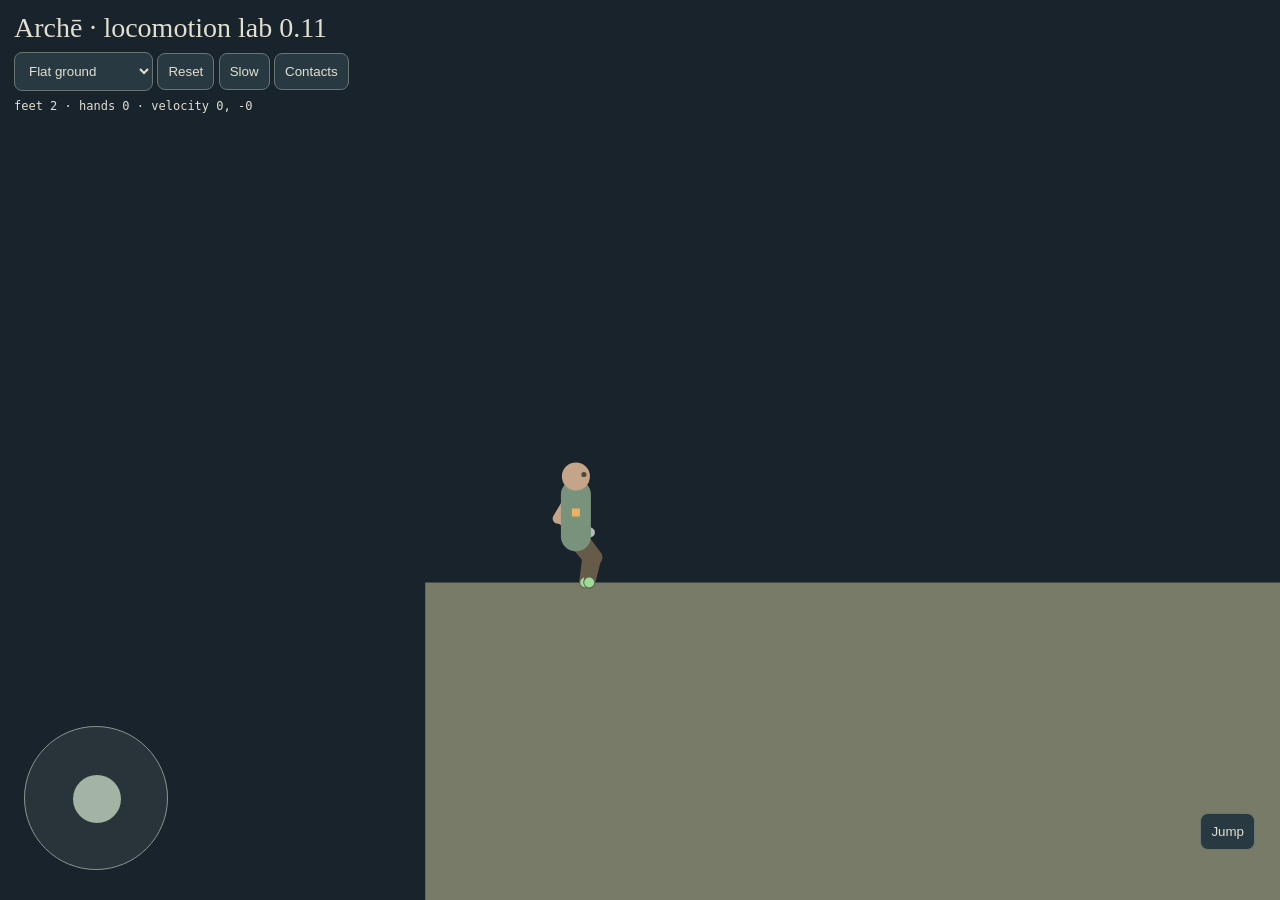
<file: locomotion.html>
<!doctype html><html><meta name="viewport" content="width=device-width,initial-scale=1,user-scalable=no"><title>Archē — Locomotion laboratory</title><style>*{box-sizing:border-box}body{margin:0;background:#18232b;color:#e1dfcf;font:14px system-ui;touch-action:none}canvas{width:100%;height:100dvh;display:block}header{position:absolute;top:12px;left:14px;right:14px}h1{font:28px Georgia;margin:0 0 8px}button,select{background:#293941;color:inherit;border:1px solid #68766f;border-radius:8px;padding:10px}#pad{position:absolute;bottom:30px;left:24px;width:144px;height:144px;border:1px solid #89958c;border-radius:50%;background:#ffffff12;touch-action:none}#knob{position:absolute;left:48px;top:48px;width:48px;height:48px;border-radius:50%;background:#a3b3a4}#jump{position:absolute;bottom:50px;right:25px}#info{margin-top:8px;font:12px monospace}</style><canvas></canvas><header><h1>Archē · locomotion lab 0.11</h1><select id="scene"><option>Flat ground</option><option>Gradual slope</option><option>Irregular steps</option><option>Concave terrain</option><option>Vertical face</option><option>Uneven descent</option></select> <button id="reset">Reset</button> <button id="slow">Slow</button> <button id="debug">Contacts</button><div id="info"></div></header><div id="pad"><div id="knob"></div></div><button id="jump">Jump</button><script>
const C=document.querySelector('canvas'),ctx=C.getContext('2d'),scene=document.querySelector('#scene'),info=document.querySelector('#info');let W,H,scale=1,cam=0,slow=false,debug=true,input={x:0,y:0},jump=false;const clamp=(v,a,b)=>Math.max(a,Math.min(b,v)),mix=(a,b,t)=>a+(b-a)*t,dist=(a,b)=>Math.hypot(a.x-b.x,a.y-b.y);
const profiles=[[[0,0],[1000,0]],[[0,0],[150,0],[450,-140],[1000,-140]],[[0,0],[150,0],[150,-12],[200,-12],[200,-30],[250,-30],[250,-48],[300,-48],[300,-70],[1000,-70]],[[0,-50],[130,-50],[220,0],[270,25],[350,-75],[430,-90],[1000,-90]],[[0,0],[210,0],[210,-150],[1000,-150]],[[0,-100],[150,-100],[220,-60],[260,-60],[310,-15],[350,-30],[430,0],[1000,0]]];let edges,b,limbs,clock=0;function reset(){edges=profiles[scene.selectedIndex].slice(1).map((p,i)=>{let a=profiles[scene.selectedIndex][i],dx=p[0]-a[0],dy=p[1]-a[1],l=Math.hypot(dx,dy);return {a:{x:a[0],y:a[1]},b:{x:p[0],y:p[1]},dx,dy,l,nx:dy/l,ny:-dx/l}});let y=profiles[scene.selectedIndex][0][1];b={x:75,y:y-39,vx:0,vy:0,lean:0,facing:1};limbs=[0,1,2,3].map((i)=>({hand:i>1,p:{x:75+(i%2?7:-7),y:i>1?y-25:y},state:i>1?'free':'plant',t:0}));}function root(l){return {x:b.x+(l.hand?Math.sin(b.lean)*12:0)+(limbs.indexOf(l)%2?2:-2),y:b.y+(l.hand?-9:12)}}function nearest(p,e){let t=clamp(((p.x-e.a.x)*e.dx+(p.y-e.a.y)*e.dy)/(e.l*e.l),0,1);return{x:e.a.x+e.dx*t,y:e.a.y+e.dy*t,e}}function candidates(r,l,dir){let out=[];for(let e of edges){for(let t=0;t<=1;t+=1/Math.max(1,Math.ceil(e.l/5))){let p={x:e.a.x+e.dx*t,y:e.a.y+e.dy*t,e};if(dist(r,p)>(l.hand?27:26)||(!l.hand&&e.ny>-.35))continue;if(l.hand&&p.y>r.y+13)continue;out.push(p)}}return out.sort((a,c)=>score(c)-score(a));function score(p){return (p.x-r.x)*dir*.8+(l.hand?(r.y-p.y)*.6:-(Math.abs(p.y-r.y-19))*.6)-dist(r,p)*.1}}
function tick(dt){clock+=dt;let dir=Math.abs(input.x)>.12?Math.sign(input.x):b.facing,active=Math.abs(input.x)>.12,wall=edges.some(e=>Math.abs(e.nx)>.85&&dist(nearest(b,e),b)<35&&e.nx*dir<0),climb=wall&&input.y<-.25;if(active)b.facing=dir;let planted=limbs.filter(l=>l.state==='plant');const stance=planted.find(l=>!l.hand);const drop=active&&stance?edges.flatMap(e=>e.ny<-.35?[nearest({x:b.x+dir*12,y:stance.p.y+15},e)]:[]).filter(p=>(p.x-b.x)*dir>2&&p.y>stance.p.y+4&&p.y<stance.p.y+24&&Math.abs(p.x-b.x)<24).sort((a,c)=>Math.abs(a.x-b.x)-Math.abs(c.x-b.x))[0]:null;for(let l of limbs){let r=root(l),reach=l.hand?27:26;if(l.state==='plant'&&dist(r,l.p)>reach+1){const sole=!l.hand&&!limbs.some(k=>k!==l&&!k.hand&&k.state==='plant');if(!sole||dist(r,l.p)>reach+5)l.state='free'}if(l.hand&&!climb&&!wall)l.state='free';if(l.state==='reach'&&!l.hand&&drop&&l.to.y<drop.y-3&&limbs.some(k=>k!==l&&!k.hand&&k.state==='plant'))l.state='free';if(l.state==='reach'){l.t+=dt*(l.hand?4:6.5);let t=clamp(l.t,0,1);l.p={x:mix(l.from.x,l.to.x,t),y:mix(l.from.y,l.to.y,t)-Math.sin(t*Math.PI)*(l.hand?3:(l.to.y>l.from.y+3?2:7))};if(t===1){l.state=dist(r,l.p)<=reach?'plant':'free';if(l.state==='plant'&&!l.hand&&active){const trailing=limbs.find(k=>k!==l&&!k.hand&&k.state==='plant');if(trailing&&(l.p.x-trailing.p.x)*dir>8)trailing.state='free';}}continue}if(l.hand&&!climb&&!wall){l.p={x:mix(l.p.x,r.x+dir*5,dt*8),y:mix(l.p.y,r.y+19,dt*8)};continue}let stepAhead=!l.hand&&active?candidates(r,l,dir).find(p=>(p.x-b.x)*dir>5&&p.y<l.p.y-4):null;let lowerAhead=!l.hand&&active?candidates(r,l,dir).find(p=>(p.x-b.x)*dir>5&&p.y>l.p.y+3):null;const otherFoot=limbs.find(k=>k!==l&&!k.hand&&k.state==='plant');let need=l.state==='free'||(active&&((l.p.x-r.x)*dir<-5||stepAhead||lowerAhead||climb&&l.hand&&l.p.y>r.y+2));if(need&&(l.hand||l.state!=='plant'||otherFoot)&&!limbs.some(k=>k.state==='reach'&&k.hand===l.hand)){let target=!l.hand&&drop&&l.state==='free'?(dist(r,drop)<25?drop:null):stepAhead||lowerAhead||candidates(r,l,dir).find(p=>dist(p,l.p)>5&&(l.hand||!active||(p.x-r.x)*dir>3));if(target){l.from={...l.p};l.to=target;l.t=0;l.state='reach'}}}
planted=limbs.filter(l=>l.state==='plant');let feet=planted.filter(l=>!l.hand),hands=planted.filter(l=>l.hand),ax=0,ay=260;let support=feet.length||hands.length;if(feet.length){let f=feet.reduce((a,l)=>({x:a.x+l.p.x/feet.length,y:a.y+l.p.y/feet.length}),{x:0,y:0});let leading=feet.reduce((a,l)=>l.p.y<a.p.y?l:a,feet[0]);let rise=active&&leading.p.y<f.y-2?Math.min(1,Math.abs(input.x)):0;let targetY=mix(f.y,leading.p.y,rise)-35;const descending=feet.find(l=>(l.p.x-b.x)*dir>3&&l.p.y>leading.p.y+3);const reachingDown=limbs.find(l=>!l.hand&&l.state==='reach'&&l.to.y>f.y+3);if(active&&descending){targetY=descending.p.y-35;const upper=feet.find(l=>l!==descending&&l.p.y<descending.p.y-3);if(upper)upper.state='free';}if(reachingDown||drop&&feet.length===1){const next=drop||reachingDown.to;const depth=clamp(next.y-f.y,0,24);targetY=f.y-35+clamp(depth*.65,3,14);if(reachingDown)targetY+=clamp(reachingDown.t,0,1)*depth*.25;}const ahead=(leading.p.x-b.x)*dir;const transfer=active&&ahead>5&&leading.p.y<b.y+30;if(transfer&&!drop&&!reachingDown&&!descending)targetY=Math.min(targetY,leading.p.y-39);ay+=clamp((targetY-b.y)*75-b.vy*(drop||reachingDown?22:14)-260,-650,0);ax+=clamp((input.x*38-b.vx)*8,-230,230);if(reachingDown||drop&&feet.length===1){ax=clamp(((drop?drop.x:f.x+dir*10)-b.x)*28-b.vx*20,-230,230);if(drop&&feet.length===1){const free=limbs.find(l=>!l.hand&&l!==feet[0]);if(free&&dist(root(free),drop)<26){if(free.state!=='reach'){free.from={...free.p};free.to=drop;free.t=0;free.state='reach'}}else if(Math.abs(b.x-f.x)>12){ax*=.45;ay=Math.min(ay,65);if(Math.abs(b.x-f.x)>19){feet[0].state='free';ay=260;}}}}else if(transfer){ax+=clamp((leading.p.x-b.x)*12-b.vx*3,-100,100);if(b.y>targetY+3)ax*=.8}else if(rise&&b.y>targetY+3)ax*=.35}if(climb&&hands.length){ay+=clamp(-260-b.vy*10-100,-650,0);ax+=clamp((hands[0].p.x-b.x-dir*15)*20-b.vx*8,-160,160)}if(jump&&support){b.vy=-115;limbs.forEach(l=>l.state='free')}jump=false;b.vx+=ax*dt;b.vy+=ay*dt;b.vx=clamp(b.vx,-65,65);b.vy=clamp(b.vy,-95,180);b.x+=b.vx*dt;b.y+=b.vy*dt;if(feet.length===1&&!jump&&!(drop&&active)){const f=feet[0],r=root(f),dx=r.x-f.p.x,dy=r.y-f.p.y,d=Math.hypot(dx,dy);if(d>25.5){const nx=dx/d,ny=dy/d;b.x-=nx*(d-25.5);b.y-=ny*(d-25.5);const outward=b.vx*nx+b.vy*ny;if(outward>0){b.vx-=nx*outward;b.vy-=ny*outward}}}for(let e of edges){let p=nearest(b,e),d=(b.x-p.x)*e.nx+(b.y-p.y)*e.ny;if(dist(b,p)<13&&d<13&&d>-20){b.x+=e.nx*(13-d);b.y+=e.ny*(13-d);let vn=b.vx*e.nx+b.vy*e.ny;if(vn<0){b.vx-=vn*e.nx;b.vy-=vn*e.ny}}}b.lean=mix(b.lean,clamp(input.x*.25+(climb?dir*.35:0),-.7,.7),dt*5);if(b.y>200||b.x<0||b.x>1000)reset();info.textContent='feet '+feet.length+' · hands '+hands.length+' · velocity '+b.vx.toFixed(0)+', '+b.vy.toFixed(0)}
function line(a,z,w,color){ctx.strokeStyle=color;ctx.lineWidth=w;ctx.lineCap='round';ctx.beginPath();ctx.moveTo(a.x,a.y);ctx.lineTo(z.x,z.y);ctx.stroke()}function draw(){ctx.setTransform(devicePixelRatio,0,0,devicePixelRatio,0,0);ctx.fillStyle='#18232b';ctx.fillRect(0,0,W,H);scale=Math.min(2,W/240);cam=mix(cam,b.x-W/scale*.45,.12);ctx.save();ctx.translate(-cam*scale,H*.62-b.y*scale*.35);ctx.scale(scale,scale);ctx.fillStyle='#777b68';ctx.beginPath();ctx.moveTo(edges[0].a.x,edges[0].a.y);edges.forEach(e=>ctx.lineTo(e.b.x,e.b.y));ctx.lineTo(1000,500);ctx.lineTo(0,500);ctx.fill();let hip={x:b.x,y:b.y+12},sh={x:b.x+Math.sin(b.lean)*12,y:b.y-9};for(let l of limbs){let r=root(l),p=l.p,dx=p.x-r.x,dy=p.y-r.y,d=Math.max(.01,Math.hypot(dx,dy)),L=l.hand?14:13,dd=Math.min(2*L-.01,d),h=Math.sqrt(L*L-dd*dd/4),u=dx/d,v=dy/d,sign=l.hand?b.facing:-b.facing,k={x:r.x+u*dd/2-v*h*sign,y:r.y+v*dd/2+u*h*sign},z={x:r.x+u*dd,y:r.y+v*dd};line(r,k,l.hand?5:7,l.hand?'#c5a58a':'#655b48');line(k,z,l.hand?4:6,l.hand?'#c5a58a':'#655b48');if(debug){ctx.fillStyle=l.state==='plant'?'#9cdb9a':l.state==='reach'?'#eac47d':'#b8b8b8';ctx.beginPath();ctx.arc(p.x,p.y,2.5,0,7);ctx.fill()}}line(hip,sh,15,'#78927b');ctx.fillStyle='#c5a58a';ctx.beginPath();ctx.arc(sh.x,sh.y-9,7,0,7);ctx.fill();ctx.fillStyle='#51473c';ctx.beginPath();ctx.arc(sh.x+b.facing*4,sh.y-10,1.3,0,7);ctx.fill();if(debug){ctx.fillStyle='#efb15e';ctx.fillRect(b.x-2,b.y-2,4,4)}ctx.restore()}function resize(){W=innerWidth;H=innerHeight;C.width=W*devicePixelRatio;C.height=H*devicePixelRatio}onresize=resize;resize();reset();scene.onchange=reset;document.querySelector('#reset').onclick=reset;document.querySelector('#slow').onclick=()=>slow=!slow;document.querySelector('#debug').onclick=()=>debug=!debug;document.querySelector('#jump').onclick=()=>jump=true;let pad=document.querySelector('#pad'),knob=document.querySelector('#knob');function move(e){let r=pad.getBoundingClientRect();input.x=clamp((e.clientX-r.left-72)/48,-1,1);input.y=clamp((e.clientY-r.top-72)/48,-1,1);knob.style.transform='translate('+input.x*44+'px,'+input.y*44+'px)'}pad.onpointerdown=e=>{pad.setPointerCapture(e.pointerId);move(e)};pad.onpointermove=e=>{if(pad.hasPointerCapture(e.pointerId))move(e)};pad.onpointerup=pad.onpointercancel=()=>{input={x:0,y:0};knob.style.transform='none'};let last=performance.now(),acc=0;function frame(t){acc+=Math.min(.05,(t-last)/1000)*(slow?.25:1);last=t;while(acc>=1/120){tick(1/120);acc-=1/120}draw();requestAnimationFrame(frame)}requestAnimationFrame(frame);
</script></html>
</file>
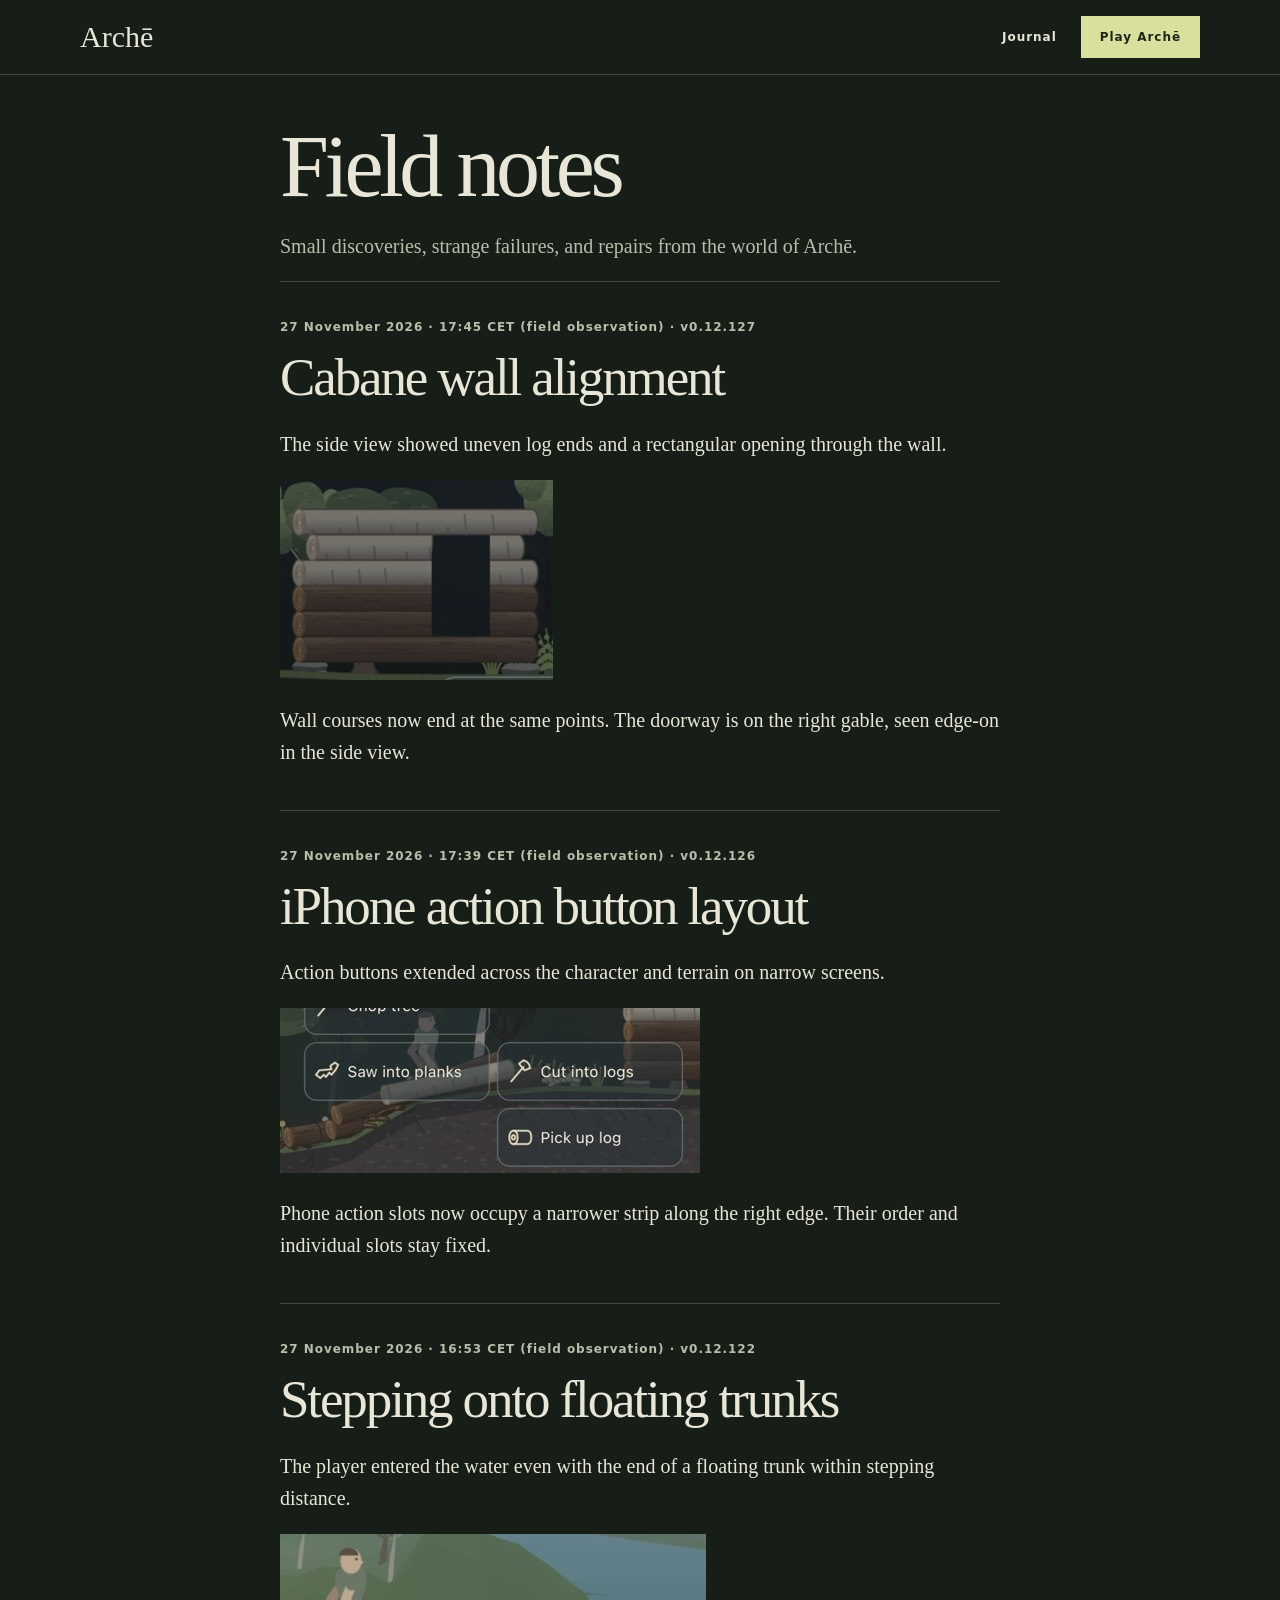
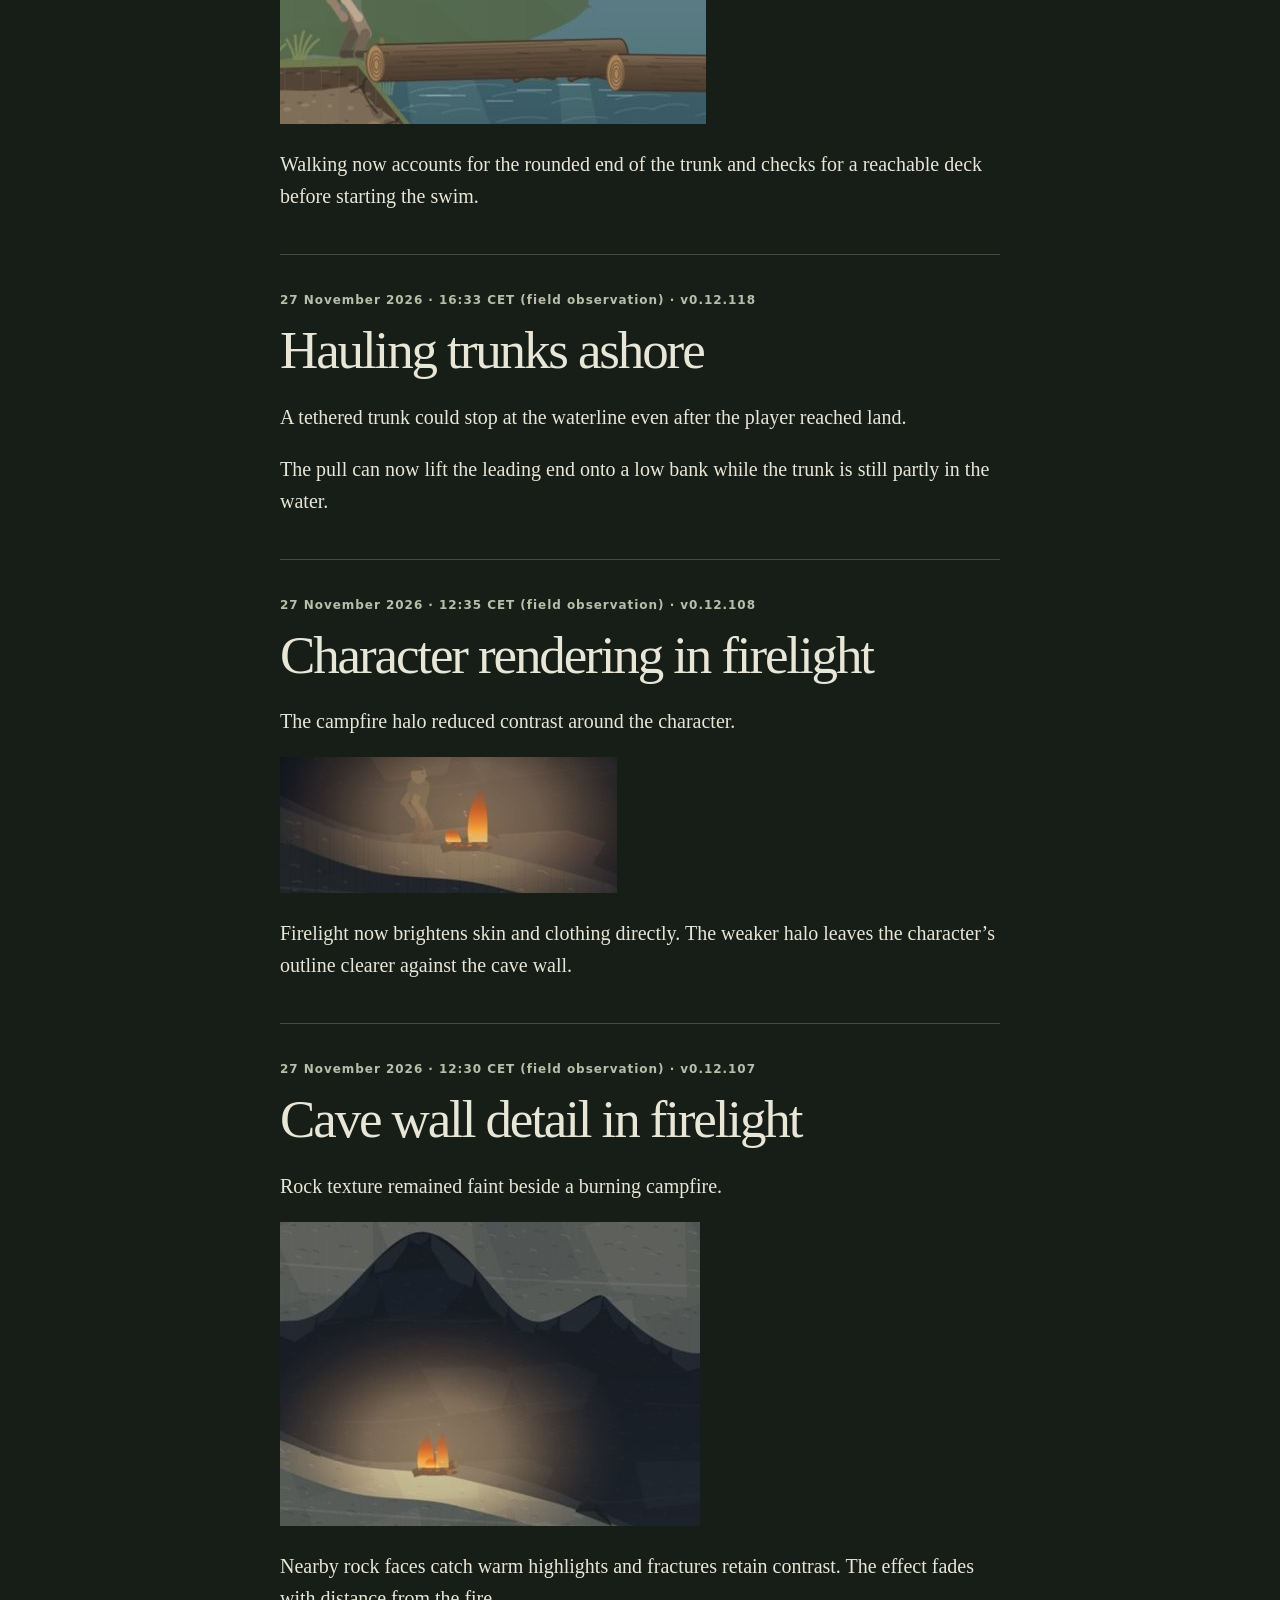
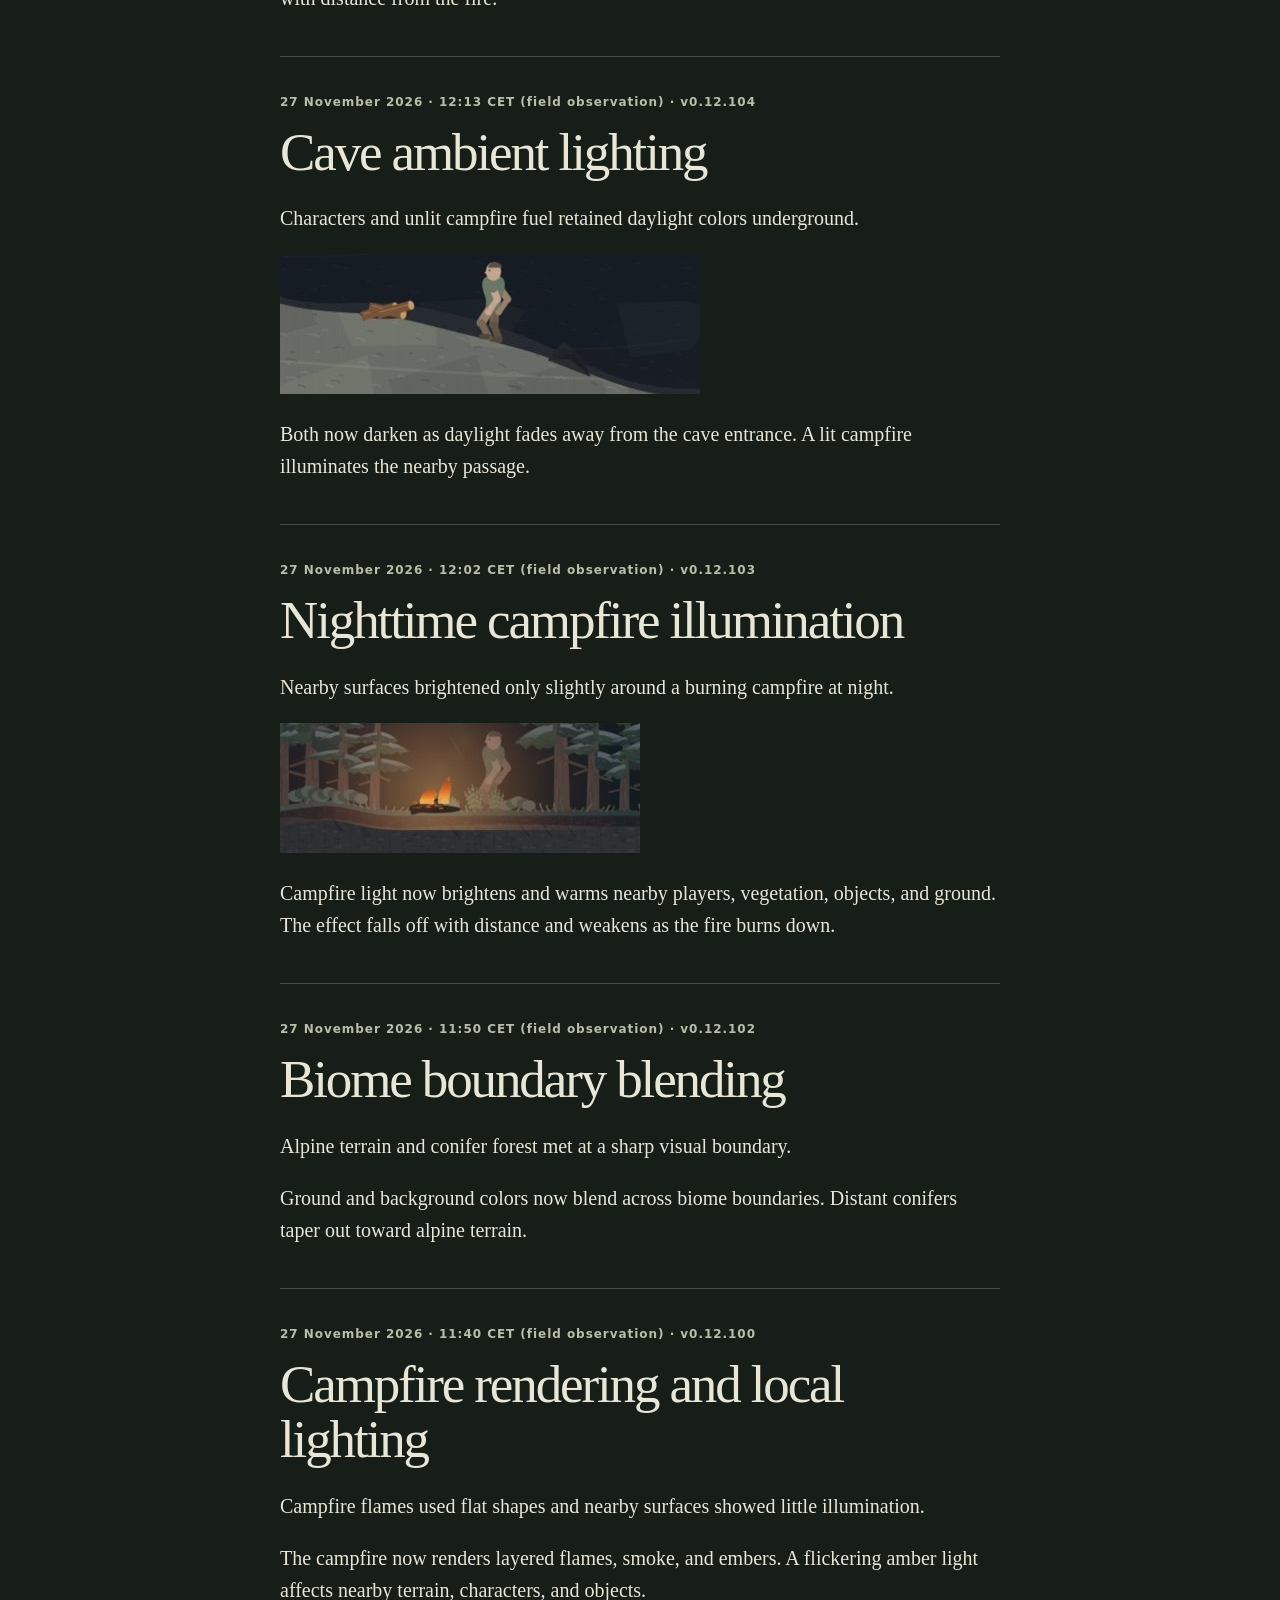
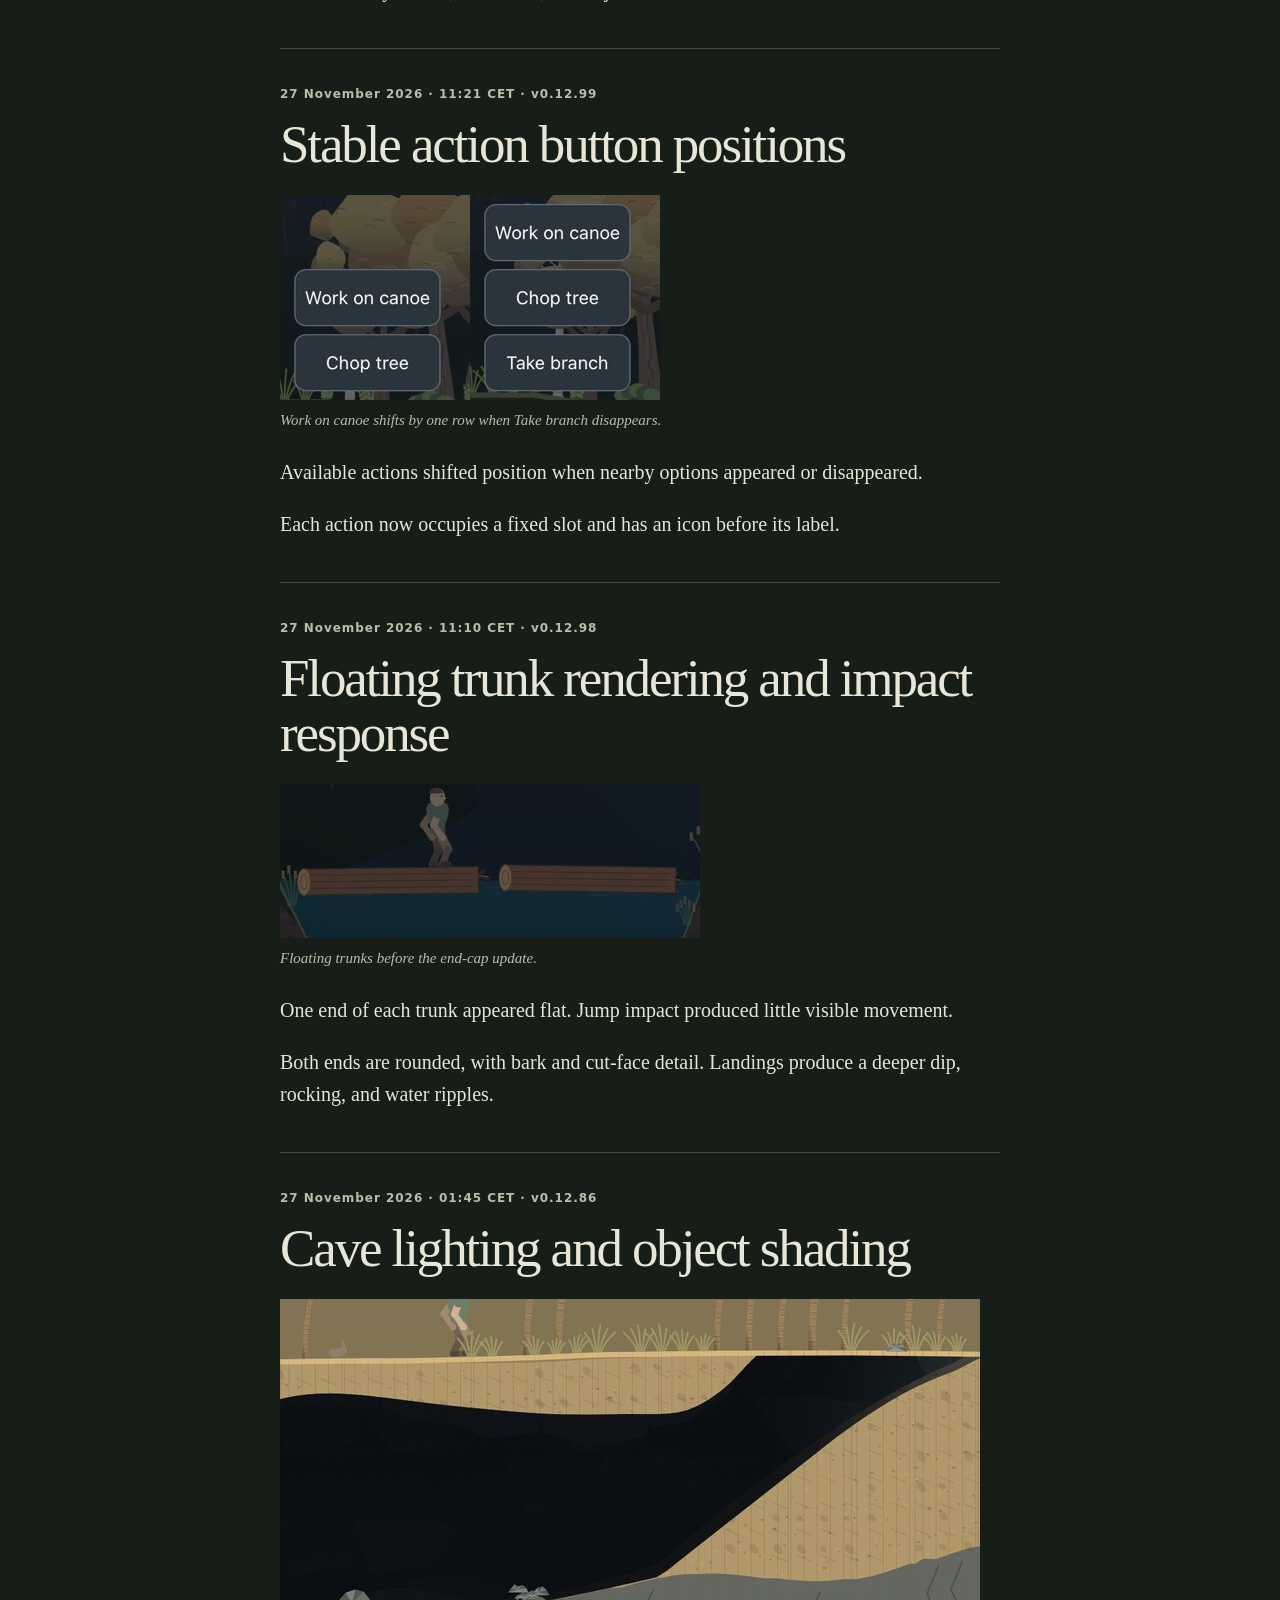
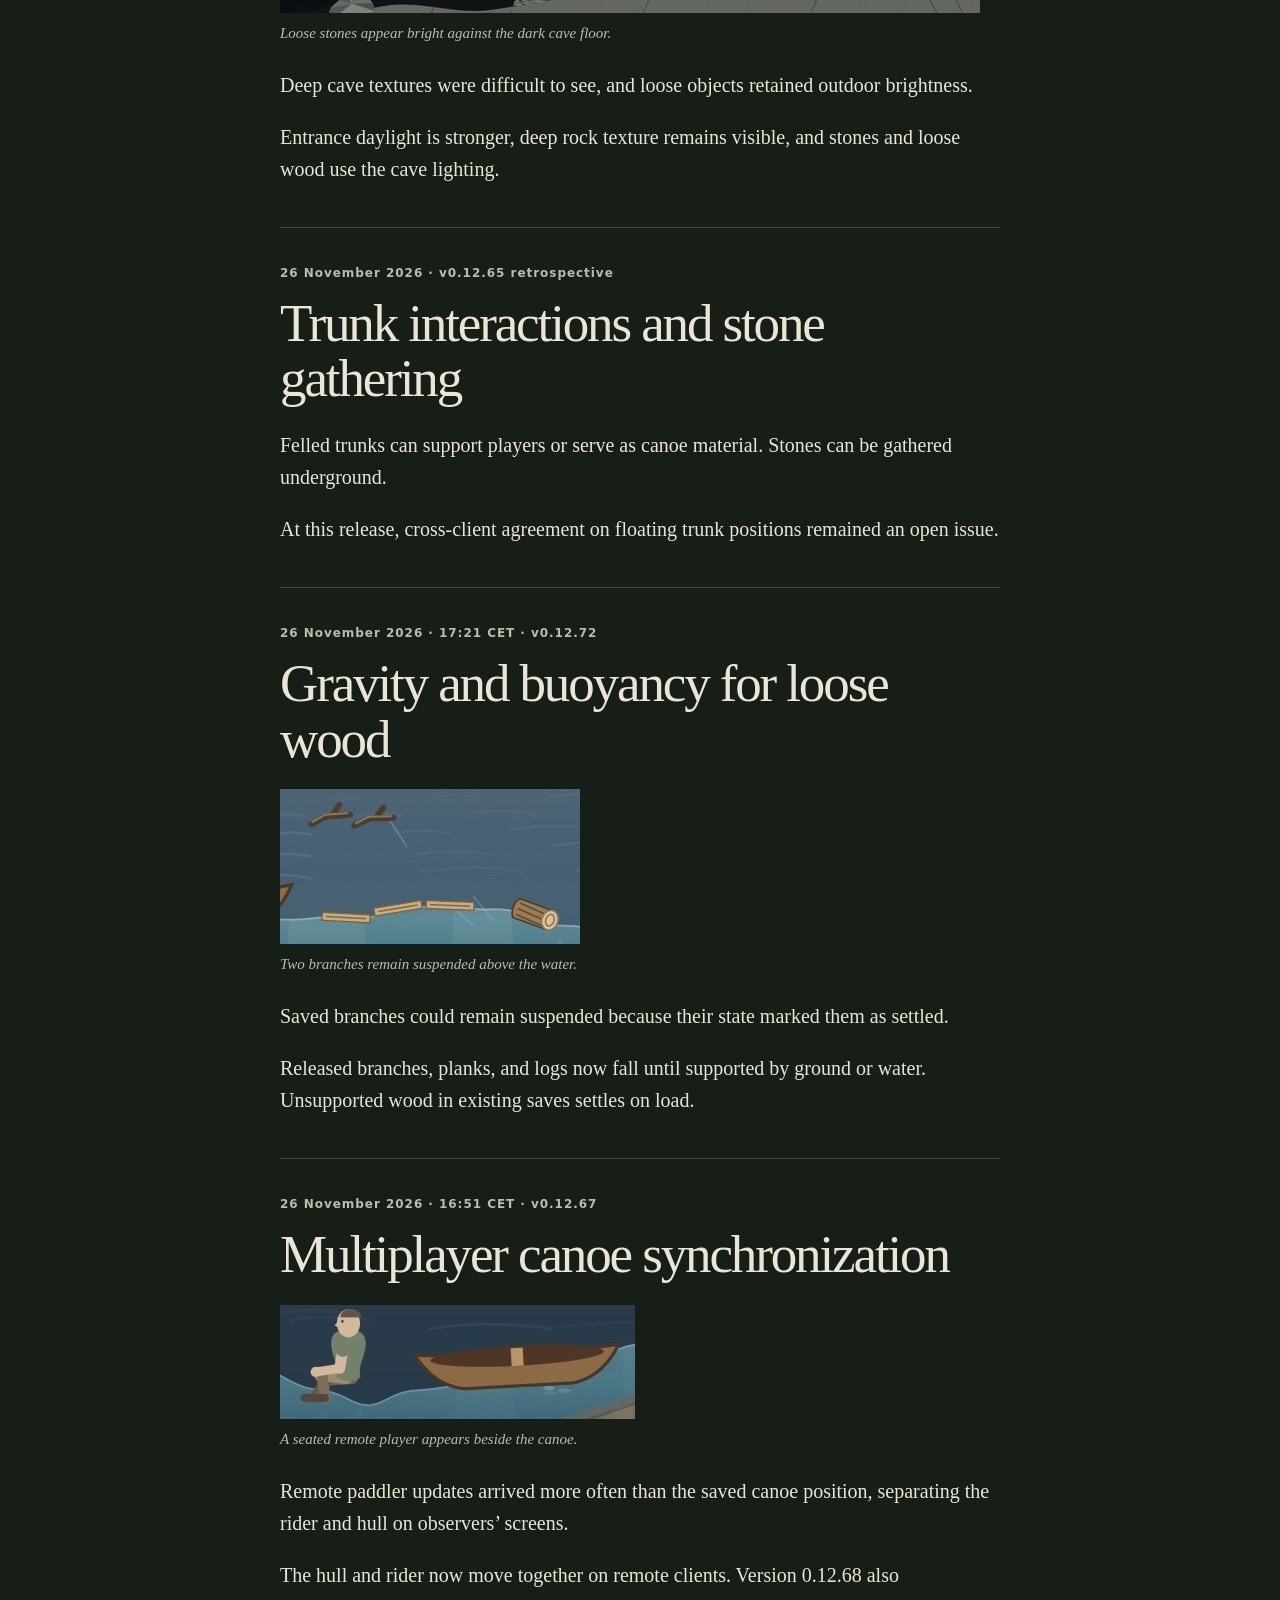
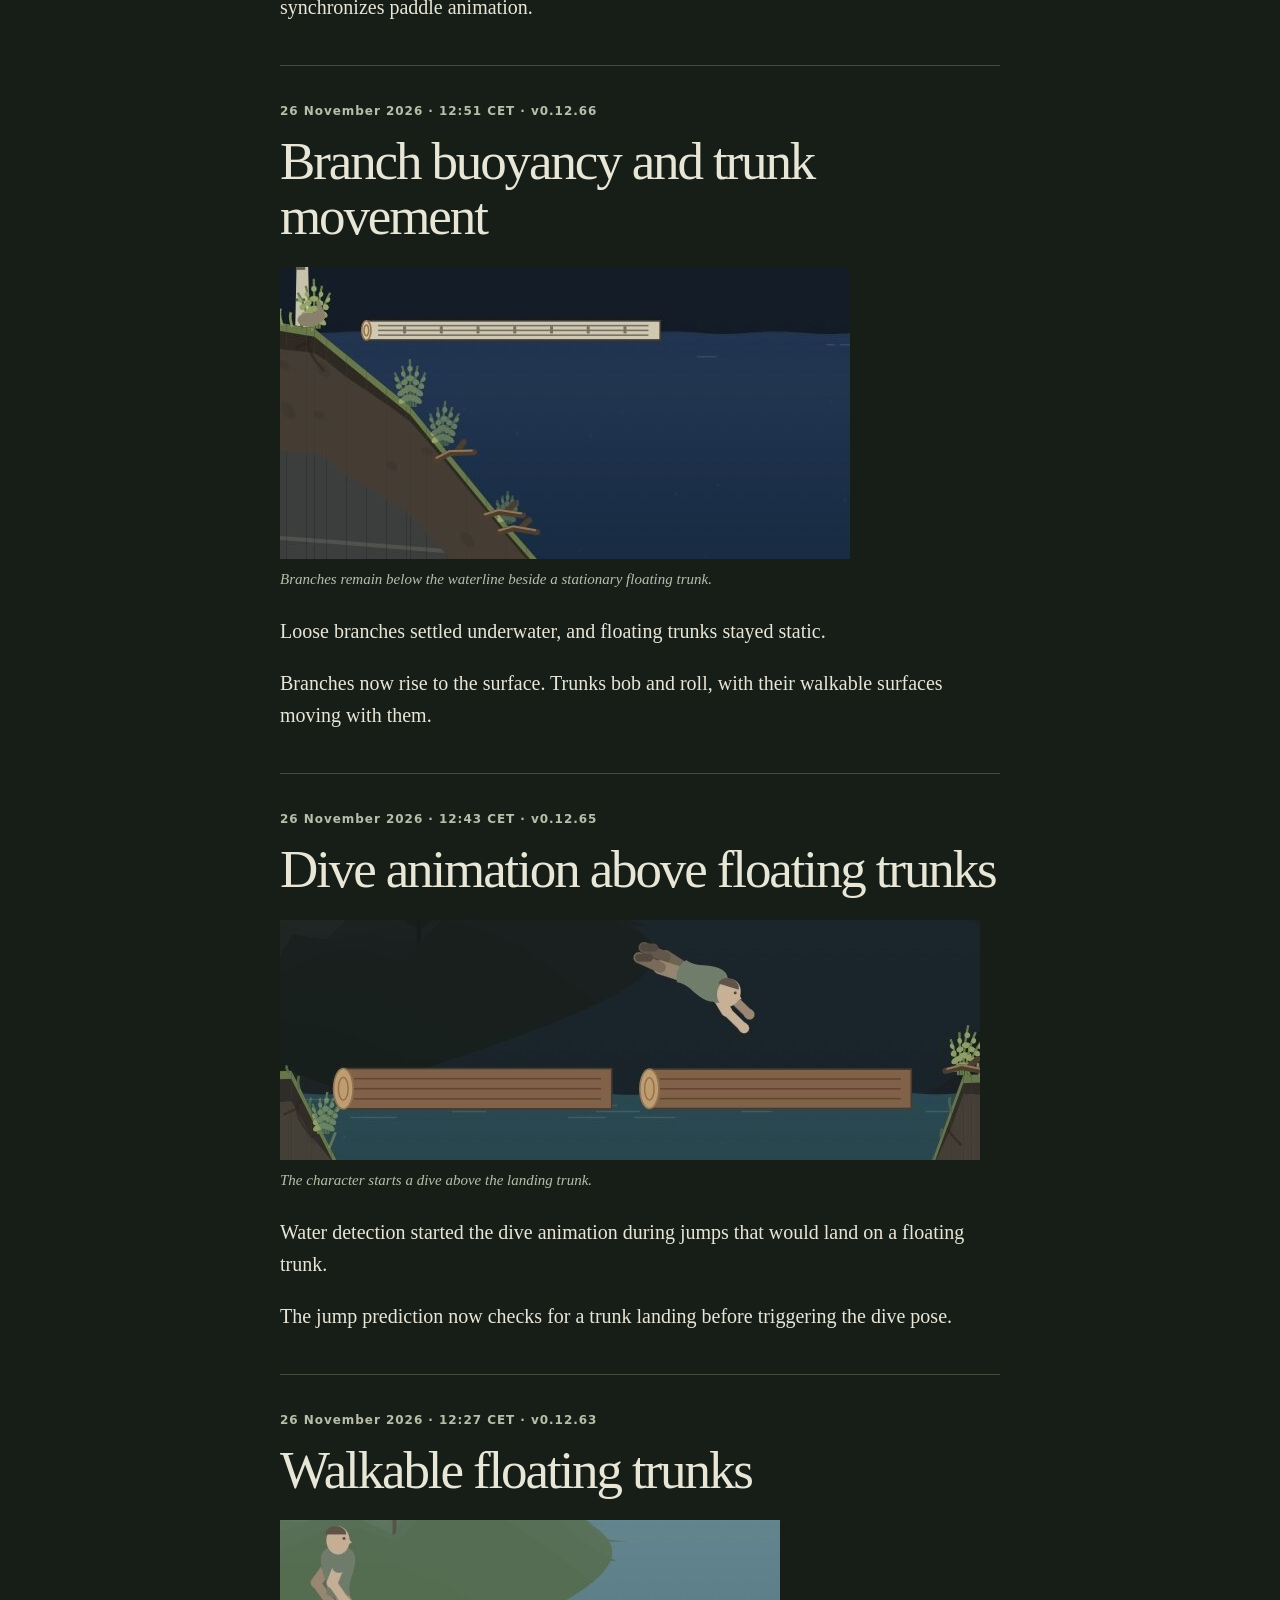
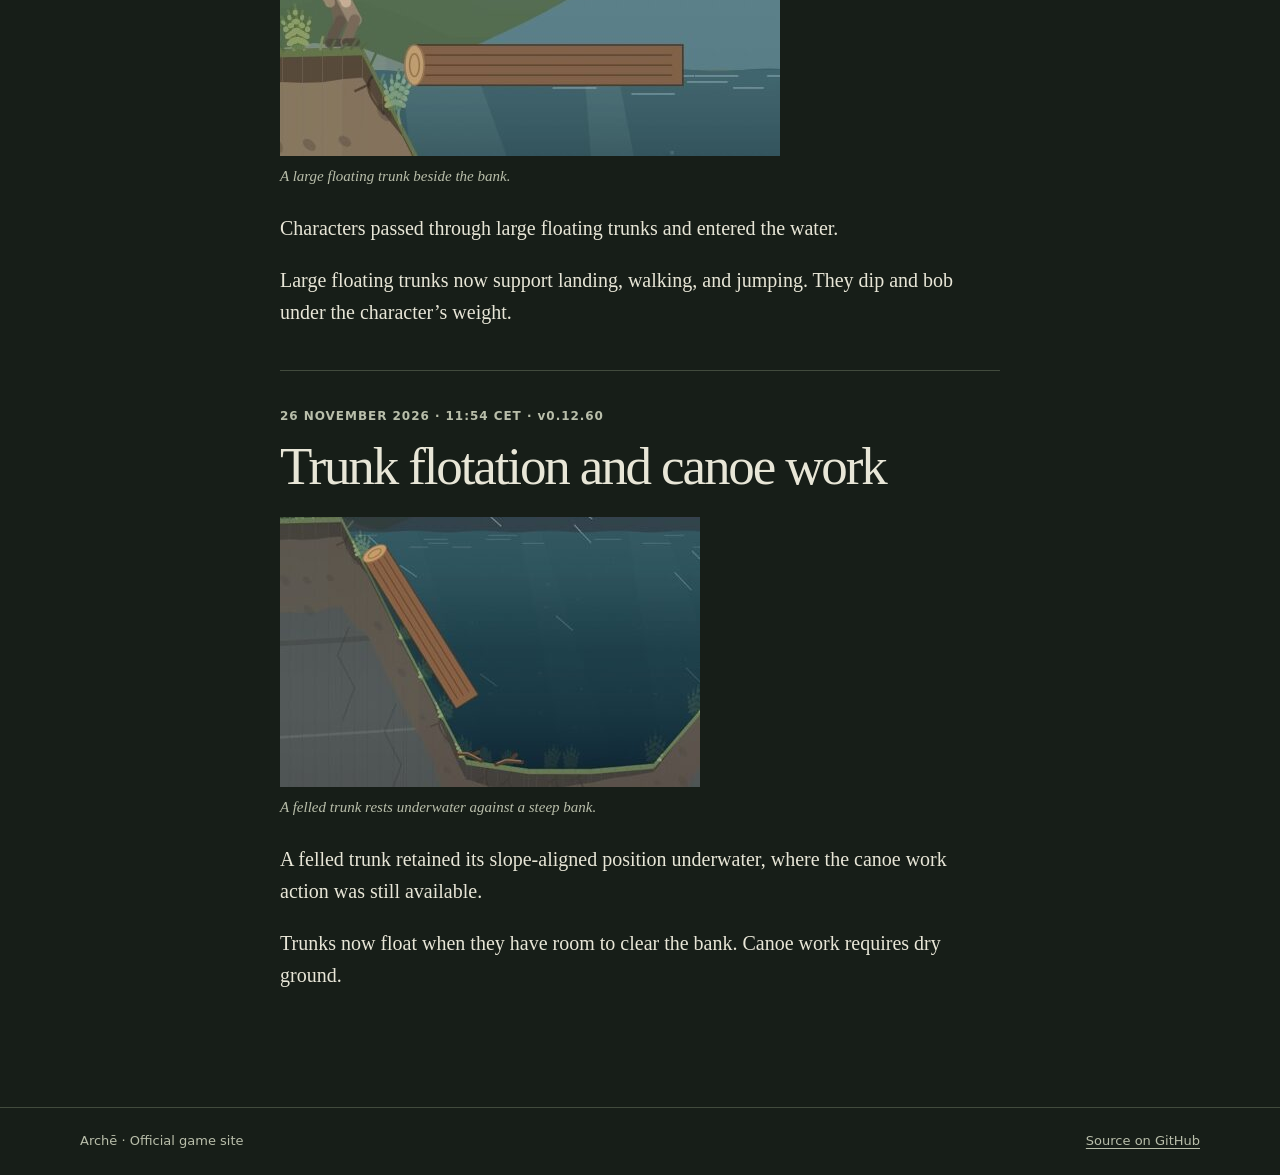
<file: website/journal.html>
<!doctype html>
<html lang="en">
<head>
 <meta charset="utf-8">
 <meta name="viewport" content="width=device-width, initial-scale=1">
 <title>Journal — Archē</title>
 <link rel="stylesheet" href="style.css">
</head>
<body>
 <header><div class="shell nav"><a class="brand" href="./">Archē</a><nav aria-label="Main"><a href="journal.html" aria-current="page">Journal</a><a class="button" href="../">Play Archē</a></nav></div></header>
 <main class="article-shell">
  <h1>Field notes</h1>
  <p>Small discoveries, strange failures, and repairs from the world of Archē.</p>
  <article class="field-note" id="cabane-wall-alignment">
   <small><time datetime="2026-11-27T17:45:00+01:00">27 November 2026 · 17:45 CET (field observation)</time> · v0.12.127</small>
   <h2>Cabane wall alignment</h2>
   <p>The side view showed uneven log ends and a rectangular opening through the wall.</p>
   <figure><img src="assets/cabane-wall-alignment.jpg" width="273" height="200" alt="A log cabane with uneven course lengths and a doorway cut through its visible side wall"></figure>
   <p>Wall courses now end at the same points. The doorway is on the right gable, seen edge-on in the side view.</p>
  </article>
  <article class="field-note" id="iphone-action-button-layout">
   <small><time datetime="2026-11-27T17:39:00+01:00">27 November 2026 · 17:39 CET (field observation)</time> · v0.12.126</small>
   <h2>iPhone action button layout</h2>
   <p>Action buttons extended across the character and terrain on narrow screens.</p>
   <figure><img src="assets/iphone-action-button-layout.jpg" width="420" height="165" alt="The pre-fix iPhone action buttons overlap the character and terrain"></figure>
   <p>Phone action slots now occupy a narrower strip along the right edge. Their order and individual slots stay fixed.</p>
  </article>
  <article class="field-note" id="stepping-onto-floating-trunks">
   <small><time datetime="2026-11-27T16:53:00+01:00">27 November 2026 · 16:53 CET (field observation)</time> · v0.12.122</small>
   <h2>Stepping onto floating trunks</h2>
   <p>The player entered the water even with the end of a floating trunk within stepping distance.</p>
   <figure><img src="assets/stepping-onto-floating-trunks.jpg" width="426" height="190" alt="The character stands at a steep bank next to the rounded end of a floating trunk"></figure>
   <p>Walking now accounts for the rounded end of the trunk and checks for a reachable deck before starting the swim.</p>
  </article>
  <article class="field-note" id="hauling-trunks-ashore">
   <small><time datetime="2026-11-27T16:33:00+01:00">27 November 2026 · 16:33 CET (field observation)</time> · v0.12.118</small>
   <h2>Hauling trunks ashore</h2>
   <p>A tethered trunk could stop at the waterline even after the player reached land.</p>
   <p>The pull can now lift the leading end onto a low bank while the trunk is still partly in the water.</p>
  </article>
  <article class="field-note" id="character-firelight">
   <small><time datetime="2026-11-27T12:35:00+01:00">27 November 2026 · 12:35 CET (field observation)</time> · v0.12.108</small>
   <h2>Character rendering in firelight</h2>
   <p>The campfire halo reduced contrast around the character.</p>
   <figure><img src="assets/character-firelight.jpg" width="337" height="136" alt="A character’s outline is washed out by the glow beside a cave campfire"></figure>
   <p>Firelight now brightens skin and clothing directly. The weaker halo leaves the character’s outline clearer against the cave wall.</p>
  </article>
  <article class="field-note" id="cave-wall-firelight">
   <small><time datetime="2026-11-27T12:30:00+01:00">27 November 2026 · 12:30 CET (field observation)</time> · v0.12.107</small>
   <h2>Cave wall detail in firelight</h2>
   <p>Rock texture remained faint beside a burning campfire.</p>
   <figure><img src="assets/cave-wall-firelight.jpg" width="420" height="304" alt="A burning campfire lights the floor edge while the wall behind it remains faint"></figure>
   <p>Nearby rock faces catch warm highlights and fractures retain contrast. The effect fades with distance from the fire.</p>
  </article>
  <article class="field-note" id="cave-ambient-light">
   <small><time datetime="2026-11-27T12:13:00+01:00">27 November 2026 · 12:13 CET (field observation)</time> · v0.12.104</small>
   <h2>Cave ambient lighting</h2>
   <p>Characters and unlit campfire fuel retained daylight colors underground.</p>
   <figure><img src="assets/cave-ambient-light.jpg" width="420" height="140" alt="A character and an unlit wood pile stand out against a dark cave"></figure>
   <p>Both now darken as daylight fades away from the cave entrance. A lit campfire illuminates the nearby passage.</p>
  </article>
  <article class="field-note" id="nighttime-campfire-illumination">
   <small><time datetime="2026-11-27T12:02:00+01:00">27 November 2026 · 12:02 CET (field observation)</time> · v0.12.103</small>
   <h2>Nighttime campfire illumination</h2>
   <p>Nearby surfaces brightened only slightly around a burning campfire at night.</p>
   <figure><img src="assets/campfire-night-light.jpg" width="360" height="130" alt="The character and nearby pines remain dim beside a burning campfire"></figure>
   <p>Campfire light now brightens and warms nearby players, vegetation, objects, and ground. The effect falls off with distance and weakens as the fire burns down.</p>
  </article>
  <article class="field-note" id="where-winter-ends">
   <small><time datetime="2026-11-27T11:50:00+01:00">27 November 2026 · 11:50 CET (field observation)</time> · v0.12.102</small>
   <h2>Biome boundary blending</h2>
   <p>Alpine terrain and conifer forest met at a sharp visual boundary.</p>
   <p>Ground and background colors now blend across biome boundaries. Distant conifers taper out toward alpine terrain.</p>
  </article>
  <article class="field-note" id="the-fire-that-forgot-to-shine">
   <small><time datetime="2026-11-27T11:40:00+01:00">27 November 2026 · 11:40 CET (field observation)</time> · v0.12.100</small>
   <h2>Campfire rendering and local lighting</h2>
   <p>Campfire flames used flat shapes and nearby surfaces showed little illumination.</p>
   <p>The campfire now renders layered flames, smoke, and embers. A flickering amber light affects nearby terrain, characters, and objects.</p>
  </article>
  <article class="field-note" id="the-button-that-went-for-a-walk">
   <small><time datetime="2026-11-27T11:21:11+01:00">27 November 2026 · 11:21 CET</time> · v0.12.99</small>
   <h2>Stable action button positions</h2>
   <figure><img src="assets/actions-moving.jpg" width="380" height="205" alt="Work on canoe appears higher when Take branch is available and moves down when it disappears"><figcaption>Work on canoe shifts by one row when Take branch disappears.</figcaption></figure>
   <p>Available actions shifted position when nearby options appeared or disappeared.</p>
   <p>Each action now occupies a fixed slot and has an icon before its label.</p>
  </article>
  <article class="field-note" id="a-bridge-that-disagrees">
   <small><time datetime="2026-11-27T11:10:53+01:00">27 November 2026 · 11:10 CET</time> · v0.12.98</small>
   <h2>Floating trunk rendering and impact response</h2>
   <figure><img src="assets/trunks-flat-end.jpg" width="420" height="154" alt="Two floating trunks with flat right ends lie across a dark pool"><figcaption>Floating trunks before the end-cap update.</figcaption></figure>
   <p>One end of each trunk appeared flat. Jump impact produced little visible movement.</p>
   <p>Both ends are rounded, with bark and cut-face detail. Landings produce a deeper dip, rocking, and water ripples.</p>
  </article>
  <article class="field-note" id="stones-with-their-own-sun">
   <small><time datetime="2026-11-27T01:45:38+01:00">27 November 2026 · 01:45 CET</time> · v0.12.86</small>
   <h2>Cave lighting and object shading</h2>
   <figure><img src="assets/cave-light-balance.jpg" width="700" height="314" alt="Bright stones sit on the floor of a nearly black cave beneath a sunny beach"><figcaption>Loose stones appear bright against the dark cave floor.</figcaption></figure>
   <p>Deep cave textures were difficult to see, and loose objects retained outdoor brightness.</p>
   <p>Entrance daylight is stronger, deep rock texture remains visible, and stones and loose wood use the cave lighting.</p>
  </article>
  <article class="field-note" id="a-tree-is-never-just-a-tree">
   <small><time datetime="2026-11-26">26 November 2026</time> · v0.12.65 retrospective</small>
   <h2>Trunk interactions and stone gathering</h2>
   <p>Felled trunks can support players or serve as canoe material. Stones can be gathered underground.</p>
   <p>At this release, cross-client agreement on floating trunk positions remained an open issue.</p>
  </article>
  <article class="field-note" id="where-the-lake-forgot">
   <small><time datetime="2026-11-26T17:21:07+01:00">26 November 2026 · 17:21 CET</time> · v0.12.72</small>
   <h2>Gravity and buoyancy for loose wood</h2>
   <figure><img src="assets/branches-above-water.jpg" width="300" height="155" alt="Two branches hang above the waves while a log and planks float at the waterline"><figcaption>Two branches remain suspended above the water.</figcaption></figure>
   <p>Saved branches could remain suspended because their state marked them as settled.</p>
   <p>Released branches, planks, and logs now fall until supported by ground or water. Unsupported wood in existing saves settles on load.</p>
  </article>
  <article class="field-note" id="a-canoe-with-its-own-schedule">
   <small><time datetime="2026-11-26T16:51:29+01:00">26 November 2026 · 16:51 CET</time> · v0.12.67</small>
   <h2>Multiplayer canoe synchronization</h2>
   <figure><img src="assets/canoe-left-behind.jpg" width="355" height="114" alt="A seated paddler hangs over the water to the left of an empty canoe"><figcaption>A seated remote player appears beside the canoe.</figcaption></figure>
   <p>Remote paddler updates arrived more often than the saved canoe position, separating the rider and hull on observers’ screens.</p>
   <p>The hull and rider now move together on remote clients. Version 0.12.68 also synchronizes paddle animation.</p>
  </article>
  <article class="field-note" id="a-lake-full-of-paperweights">
   <small><time datetime="2026-11-26T12:51:33+01:00">26 November 2026 · 12:51 CET</time> · v0.12.66</small>
   <h2>Branch buoyancy and trunk movement</h2>
   <figure><img src="assets/lake-paperweights.jpg" width="570" height="292" alt="Branches lie below the waterline while a birch trunk floats above them"><figcaption>Branches remain below the waterline beside a stationary floating trunk.</figcaption></figure>
   <p>Loose branches settled underwater, and floating trunks stayed static.</p>
   <p>Branches now rise to the surface. Trunks bob and roll, with their walkable surfaces moving with them.</p>
  </article>
  <article class="field-note" id="the-lake-got-ahead-of-itself">
   <small><time datetime="2026-11-26T12:43:07+01:00">26 November 2026 · 12:43 CET</time> · v0.12.65</small>
   <h2>Dive animation above floating trunks</h2>
   <figure><img src="assets/over-eager-dive.jpg" width="700" height="240" alt="The character pitches into a dive above the second of two floating logs"><figcaption>The character starts a dive above the landing trunk.</figcaption></figure>
   <p>Water detection started the dive animation during jumps that would land on a floating trunk.</p>
   <p>The jump prediction now checks for a trunk landing before triggering the dive pose.</p>
  </article>
  <article class="field-note" id="the-log-that-let-me-through">
   <small><time datetime="2026-11-26T12:27:38+01:00">26 November 2026 · 12:27 CET</time> · v0.12.63</small>
   <h2>Walkable floating trunks</h2>
   <figure><img src="assets/floating-trunk-footing.jpg" width="500" height="236" alt="A character stands on the bank beside a large floating trunk"><figcaption>A large floating trunk beside the bank.</figcaption></figure>
   <p>Characters passed through large floating trunks and entered the water.</p>
   <p>Large floating trunks now support landing, walking, and jumping. They dip and bob under the character’s weight.</p>
  </article>
  <article class="field-note" id="when-a-trunk-forgot-to-float"><small><time datetime="2026-11-26T11:54:56+01:00">26 NOVEMBER 2026 · 11:54 CET</time> · v0.12.60</small><h2>Trunk flotation and canoe work</h2><figure><img src="assets/trunk-water.jpg" width="420" height="270" alt="A felled trunk lies diagonally underwater against a steep bank"><figcaption>A felled trunk rests underwater against a steep bank.</figcaption></figure><p>A felled trunk retained its slope-aligned position underwater, where the canoe work action was still available.</p><p>Trunks now float when they have room to clear the bank. Canoe work requires dry ground.</p></article>
 </main>
 <footer><div class="shell footer-inner"><span>Archē · Official game site</span><a href="https://github.com/jeandegerson/arche">Source on GitHub</a></div></footer>
</body>
</html>
</file>
<file: website/style.css>
:root {
  color-scheme: dark;
  --ink: #e8e6d7;
  --muted: #b9beaa;
  --accent: #d9df9d;
  --paper: #171e18;
  --line: #424b3d;
  font-family: Georgia, 'Times New Roman', serif;
}
* { box-sizing: border-box; }
body { margin: 0; background: var(--paper); color: var(--ink); }
a { color: inherit; text-underline-offset: .22em; }
a:hover { color: var(--accent); }
a:focus-visible { outline: 2px solid var(--accent); outline-offset: 5px; }
img { display: block; max-width: 100%; height: auto; }
.shell { width: min(1120px, calc(100% - 64px)); margin-inline: auto; }
header { border-bottom: 1px solid var(--line); }
.nav { min-height: 74px; display: flex; align-items: center; justify-content: space-between; gap: 24px; }
.brand { font-size: 30px; text-decoration: none; }
nav { display: flex; align-items: center; flex-wrap: wrap; gap: 24px; }
nav a, .button, .meta, .kicker { font: 600 12px/1.4 system-ui, sans-serif; letter-spacing: .08em; }
nav a { text-decoration: none; }
nav a:not(.button) { padding-block: 12px; }
.button { display: inline-block; padding: 13px 19px; background: var(--accent); color: #202617; text-decoration: none; }
.button:hover { background: #f1edbc; color: #202617; }
.hero { padding-block: 42px 48px; display: grid; align-items: center; gap: clamp(24px, 7vw, 105px); grid-template-columns: 1fr 1fr; }
.hero figure { margin: 0; }
.hero img { width: 100%; height: clamp(295px, 40vw, 470px); object-fit: cover; object-position: center 56%; }
.hero h1 { margin: 14px 0; font-size: clamp(67px, 10vw, 135px); font-weight: 400; line-height: .88; letter-spacing: -.075em; }
.lede { font-size: clamp(20px, 2.3vw, 27px); line-height: 1.34; margin: 21px 0; }
.detail { font: 15px/1.6 system-ui, sans-serif; color: var(--muted); max-width: 37ch; }
.kicker, .meta { color: var(--muted); text-transform: uppercase; }
.feature { border-top: 1px solid var(--line); padding-block: 36px 52px; display: grid; gap: 34px; grid-template-columns: 1.2fr .8fr; align-items: center; }
.feature h2 { margin: 9px 0 14px; font-size: clamp(35px, 5vw, 62px); font-weight: 400; line-height: 1; letter-spacing: -.04em; }
.feature p:not(.kicker) { color: var(--muted); font-size: 19px; line-height: 1.55; max-width: 42ch; }
.feature img { width: 100%; }
.read { color: var(--accent); }
.article-shell { width: min(720px, calc(100% - 64px)); margin: 48px auto 74px; }
.article-shell > h1 { font-size: clamp(52px, 10vw, 88px); line-height: 1; font-weight: 400; letter-spacing: -.05em; margin: 18px 0; }
.article-shell > p { font-size: 20px; line-height: 1.5; color: var(--muted); }
article { border-top: 1px solid var(--line); padding: 26px 0 22px; font-size: 20px; line-height: 1.6; }
article h2 { font-size: clamp(34px, 6vw, 53px); font-weight: 400; letter-spacing: -.04em; line-height: 1.05; margin: 10px 0 22px; }
article small { font: 600 12px/1.5 system-ui, sans-serif; color: var(--muted); letter-spacing: .08em; }
article figure { margin: 0 0 24px; }
article figcaption { margin-top: 8px; color: var(--muted); font-size: 15px; font-style: italic; }
footer { border-top: 1px solid var(--line); }
.footer-inner { padding-block: 23px; display: flex; flex-wrap: wrap; justify-content: space-between; gap: 16px; font: 13px/1.6 system-ui, sans-serif; color: var(--muted); }
@media (max-width: 690px) {
  .shell, .article-shell { width: calc(100% - 36px); }
  .nav { min-height: 64px; gap: 12px; }
  .brand { font-size: 24px; }
  nav { gap: 12px; }
  nav .button { padding: 10px 12px; }
  .hero, .feature { grid-template-columns: 1fr; gap: 22px; }
  .hero { padding-block: 29px; }
  .hero img { height: 280px; }
  .feature { padding-block: 19px 35px; }
  .article-shell { margin-top: 32px; }
}

.philosophy { border-top: 1px solid var(--line); padding-block: 26px 30px; }
.philosophy h2 { font-size: 30px; font-weight: 400; margin: 0 0 10px; }
.philosophy p { font-size: 19px; line-height: 1.55; color: var(--muted); max-width: 61ch; margin: 0; }

.hero .subtitle { margin: 14px 0 0; color: var(--accent); font-size: clamp(24px, 3vw, 38px); line-height: 1.2; }
</file>
